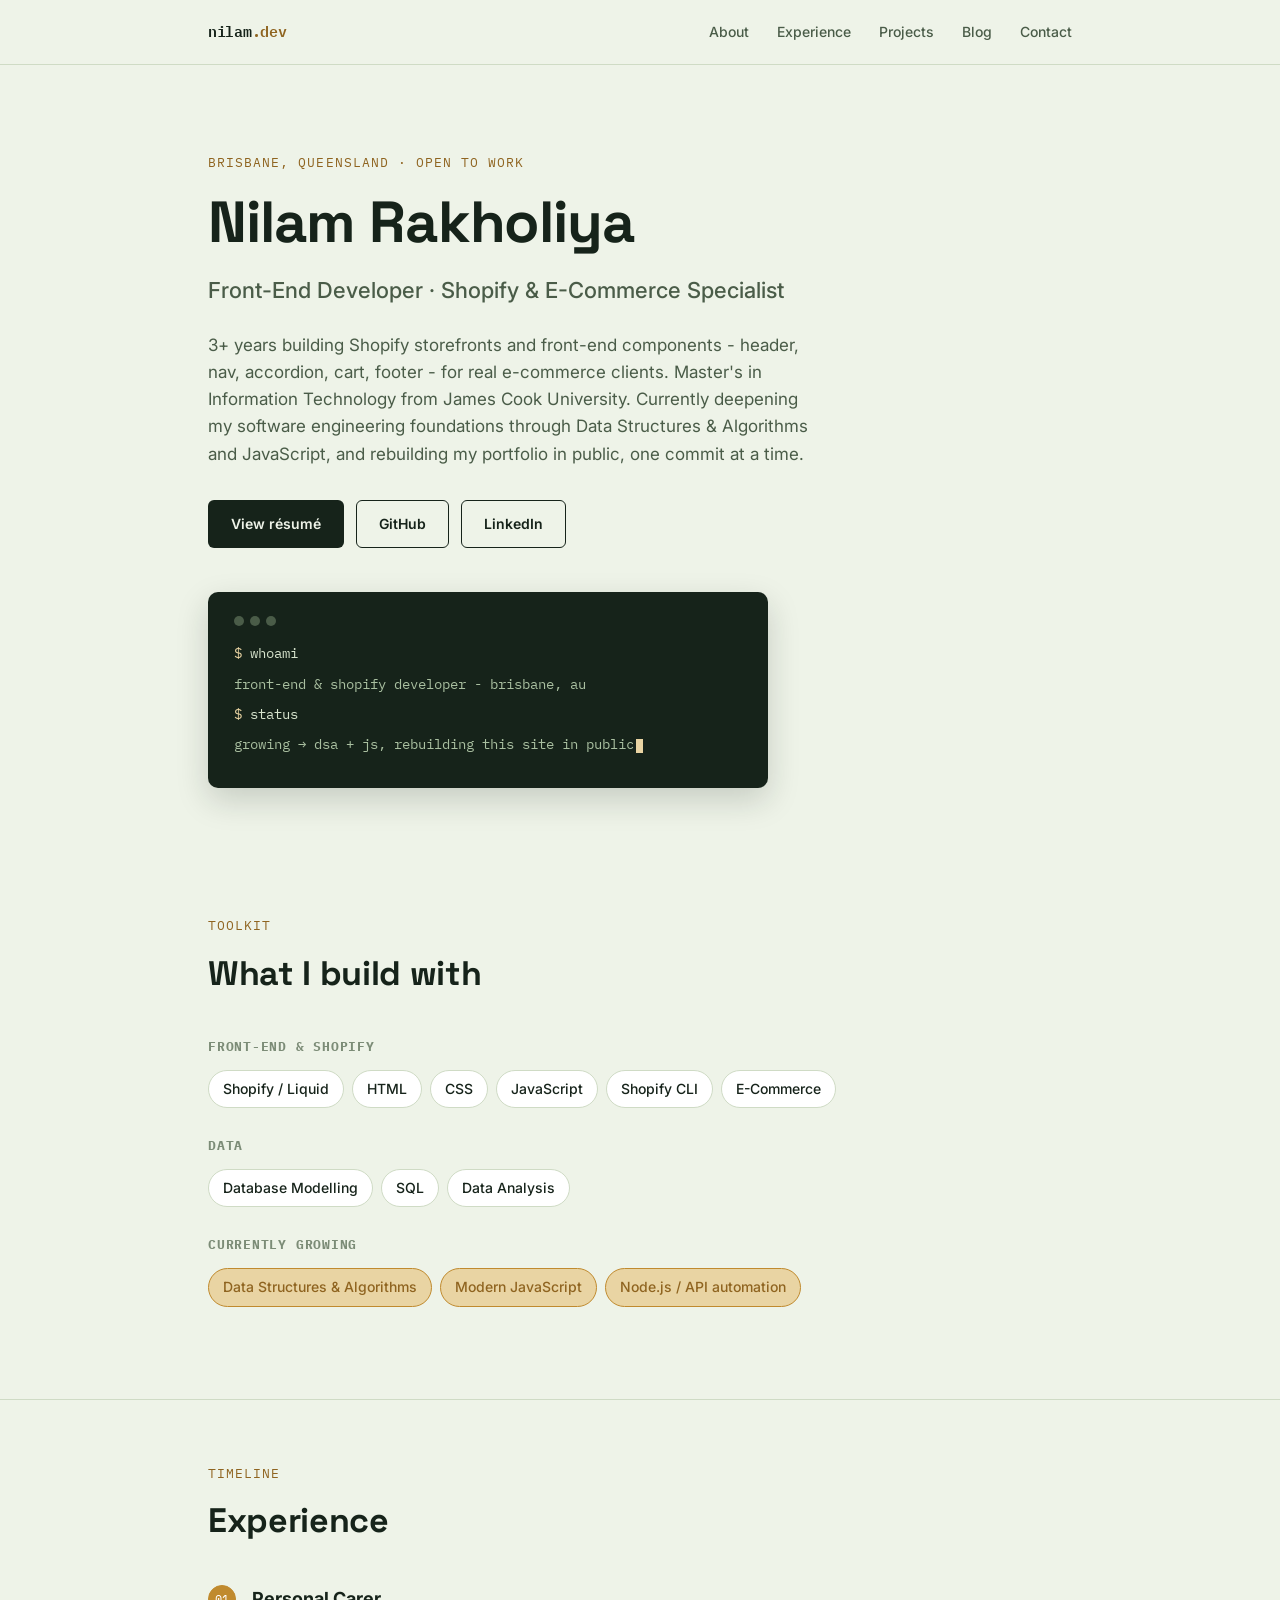
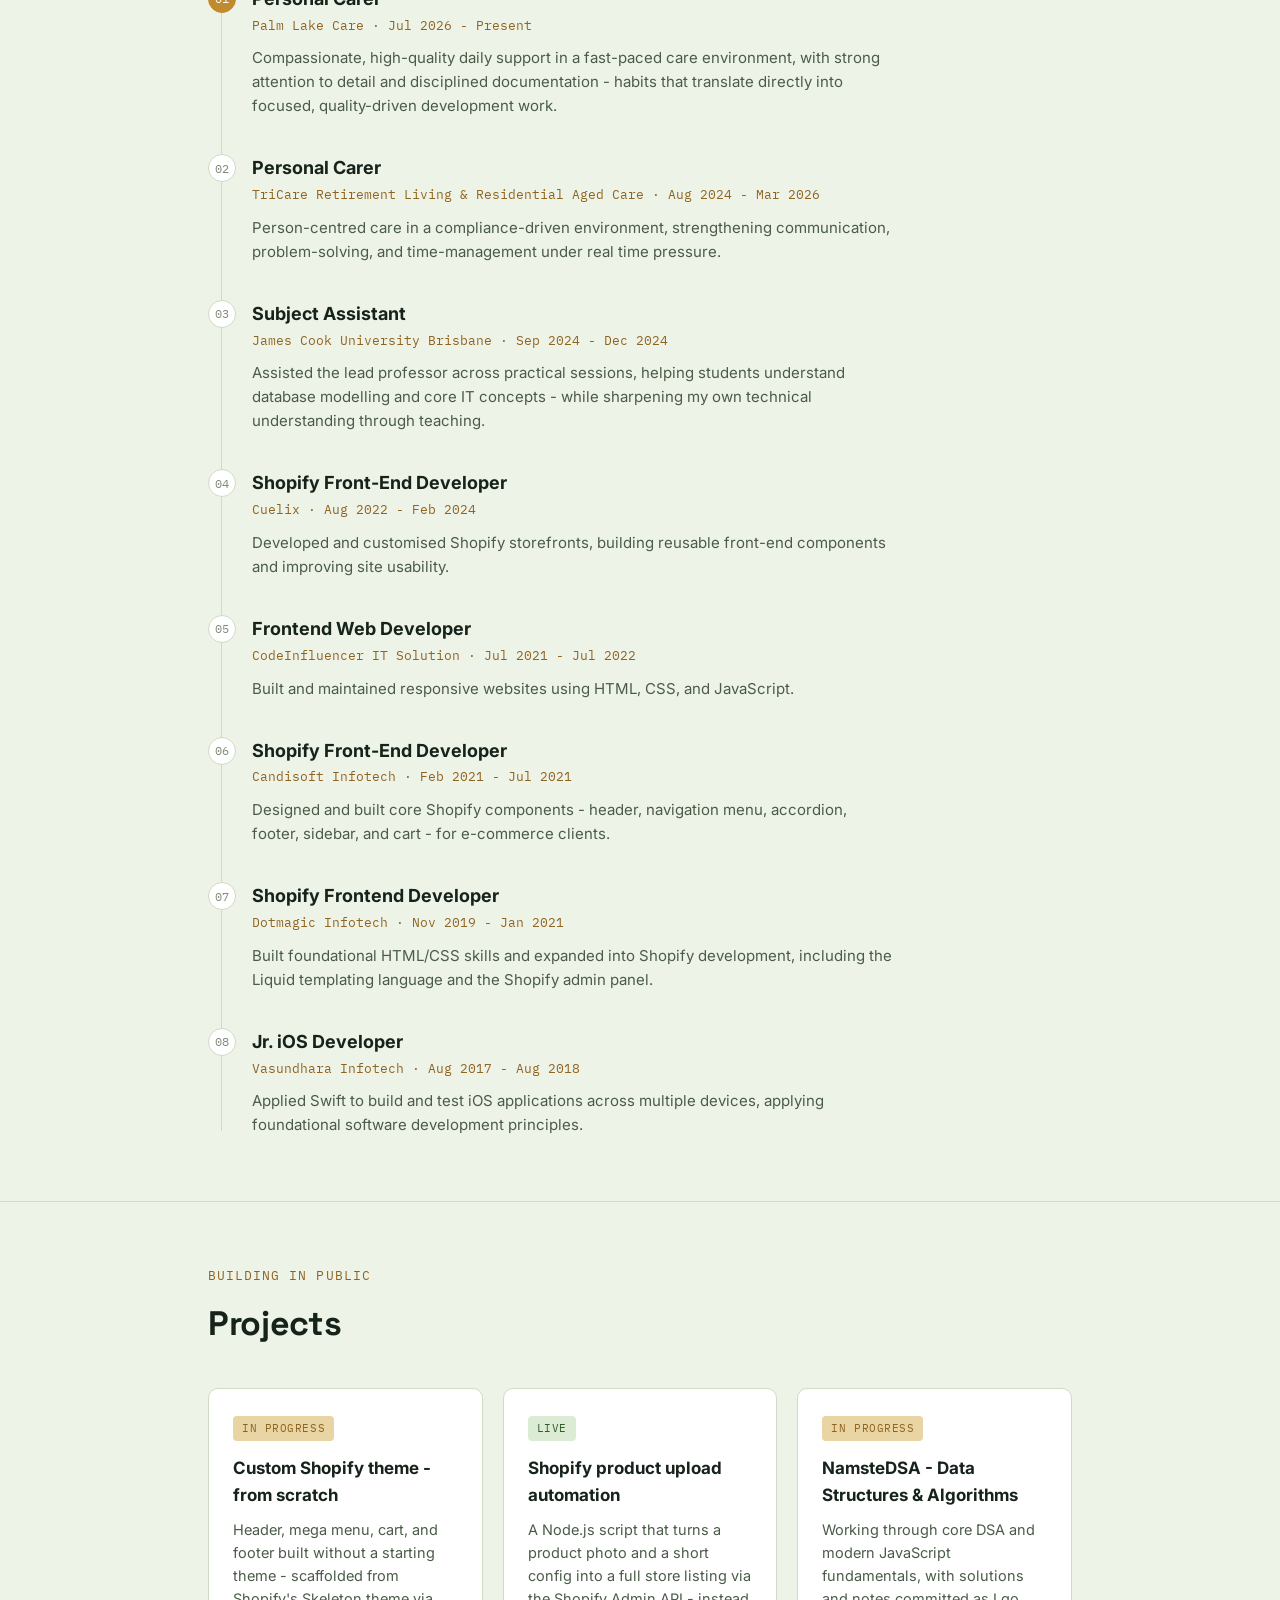
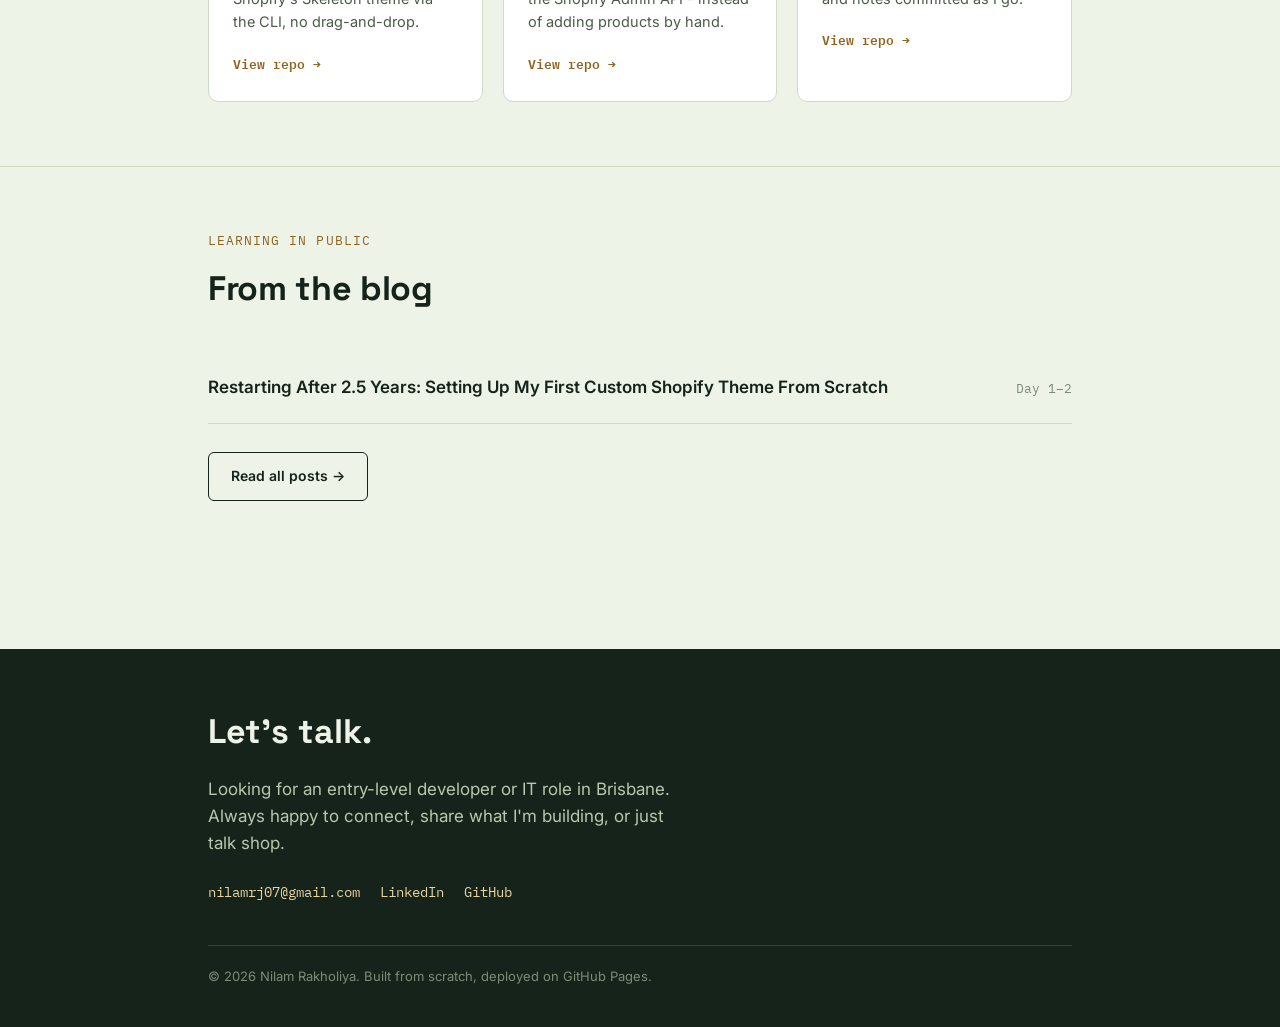
<file: index.html>
<!DOCTYPE html>
<html lang="en">
<head>
<meta charset="UTF-8">
<meta name="viewport" content="width=device-width, initial-scale=1.0">
<title>Nilam Rakholiya - Front-End &amp; Shopify Developer</title>
<meta name="description" content="Front-end &amp; Shopify developer in Brisbane, building e-commerce experiences and learning in public.">
<link rel="preconnect" href="https://fonts.googleapis.com">
<link rel="preconnect" href="https://fonts.gstatic.com" crossorigin>
<link href="https://fonts.googleapis.com/css2?family=Space+Grotesk:wght@500;700&family=IBM+Plex+Mono:wght@400;500;600&family=Inter:wght@400;500;600;700&display=swap" rel="stylesheet">
<link rel="icon" type="image/x-icon" href="assets/images/favicon.png">
<link rel="stylesheet" href="styles.css">
</head>
<body>
<header>
<nav class="site-nav">
  <div class="wrap">
    <a href="#top" class="nav-brand">nilam<span>.dev</span></a>
    <ul class="nav-links">
      <li><a href="#about">About</a></li>
      <li><a href="#experience">Experience</a></li>
      <li><a href="#projects">Projects</a></li>
      <li><a href="blog/index.html">Blog</a></li>
      <li><a href="#contact">Contact</a></li>
    </ul>
    <button class="nav-toggle" aria-label="Toggle menu">☰</button>
  </div>
</nav>
</header>
<main>

<section class="hero" id="top">
  <div class="wrap">
    <p class="eyebrow">Brisbane, Queensland · Open to work</p>
    <h1>Nilam Rakholiya</h1>
    <p class="role">Front-End Developer · Shopify &amp; E-Commerce Specialist</p>
    <p class="bio">
      3+ years building Shopify storefronts and front-end components -
      header, nav, accordion, cart, footer - for real e-commerce clients.
      Master's in Information Technology from James Cook University.
      Currently deepening my software engineering foundations through
      Data Structures &amp; Algorithms and JavaScript, and rebuilding my
      portfolio in public, one commit at a time.
    </p>
    <div class="btn-row">
      <a class="btn btn-primary" href="assets/resume/nilam-rakholiya-resume.pdf" target="_blank" rel="noopener">View résumé</a>
      <a class="btn btn-outline" href="https://github.com/Nilamjr" target="_blank" rel="noopener">GitHub</a>
      <a class="btn btn-outline" href="https://www.linkedin.com/in/nilamrakholiya" target="_blank" rel="noopener">LinkedIn</a>
    </div>

    <div class="terminal">
      <div class="dots"><span></span><span></span><span></span></div>
      <p class="line"><span class="prompt">$</span> whoami</p>
      <p class="line out">front-end &amp; shopify developer - brisbane, au</p>
      <p class="line"><span class="prompt">$</span> status</p>
      <p class="line out">growing → dsa + js, rebuilding this site in public<span class="cursor"></span></p>
    </div>
  </div>
</section>

<section id="about">
  <div class="wrap">
    <div class="section-head">
      <p class="eyebrow">Toolkit</p>
      <h2>What I build with</h2>
    </div>

    <div class="toolkit-group">
      <h3>Front-end &amp; Shopify</h3>
      <div class="pills">
        <span class="pill">Shopify / Liquid</span>
        <span class="pill">HTML</span>
        <span class="pill">CSS</span>
        <span class="pill">JavaScript</span>
        <span class="pill">Shopify CLI</span>
        <span class="pill">E-Commerce</span>
      </div>
    </div>

    <div class="toolkit-group">
      <h3>Data</h3>
      <div class="pills">
        <span class="pill">Database Modelling</span>
        <span class="pill">SQL</span>
        <span class="pill">Data Analysis</span>
      </div>
    </div>

    <div class="toolkit-group">
      <h3>Currently growing</h3>
      <div class="pills">
        <span class="pill growing">Data Structures &amp; Algorithms</span>
        <span class="pill growing">Modern JavaScript</span>
        <span class="pill growing">Node.js / API automation</span>
      </div>
    </div>
  </div>
</section>

<hr class="divider">

<section id="experience">
  <div class="wrap">
    <div class="section-head">
      <p class="eyebrow">Timeline</p>
      <h2>Experience</h2>
    </div>

    <div class="timeline">
      <div class="timeline-item current">
        <div class="num">01</div>
        <h3>Personal Carer</h3>
        <p class="meta">Palm Lake Care · Jul 2026 - Present</p>
        <p>Compassionate, high-quality daily support in a fast-paced care environment, with strong attention to detail and disciplined documentation - habits that translate directly into focused, quality-driven development work.</p>
      </div>

      <div class="timeline-item">
        <div class="num">02</div>
        <h3>Personal Carer</h3>
        <p class="meta">TriCare Retirement Living &amp; Residential Aged Care · Aug 2024 - Mar 2026</p>
        <p>Person-centred care in a compliance-driven environment, strengthening communication, problem-solving, and time-management under real time pressure.</p>
      </div>

      <div class="timeline-item">
        <div class="num">03</div>
        <h3>Subject Assistant</h3>
        <p class="meta">James Cook University Brisbane · Sep 2024 - Dec 2024</p>
        <p>Assisted the lead professor across practical sessions, helping students understand database modelling and core IT concepts - while sharpening my own technical understanding through teaching.</p>
      </div>

      <div class="timeline-item">
        <div class="num">04</div>
        <h3>Shopify Front-End Developer</h3>
        <p class="meta">Cuelix · Aug 2022 - Feb 2024</p>
        <p>Developed and customised Shopify storefronts, building reusable front-end components and improving site usability.</p>
      </div>

      <div class="timeline-item">
        <div class="num">05</div>
        <h3>Frontend Web Developer</h3>
        <p class="meta">CodeInfluencer IT Solution · Jul 2021 - Jul 2022</p>
        <p>Built and maintained responsive websites using HTML, CSS, and JavaScript.</p>
      </div>

      <div class="timeline-item">
        <div class="num">06</div>
        <h3>Shopify Front-End Developer</h3>
        <p class="meta">Candisoft Infotech · Feb 2021 - Jul 2021</p>
        <p>Designed and built core Shopify components - header, navigation menu, accordion, footer, sidebar, and cart - for e-commerce clients.</p>
      </div>

      <div class="timeline-item">
        <div class="num">07</div>
        <h3>Shopify Frontend Developer</h3>
        <p class="meta">Dotmagic Infotech · Nov 2019 - Jan 2021</p>
        <p>Built foundational HTML/CSS skills and expanded into Shopify development, including the Liquid templating language and the Shopify admin panel.</p>
      </div>

      <div class="timeline-item">
        <div class="num">08</div>
        <h3>Jr. iOS Developer</h3>
        <p class="meta">Vasundhara Infotech · Aug 2017 - Aug 2018</p>
        <p>Applied Swift to build and test iOS applications across multiple devices, applying foundational software development principles.</p>
      </div>
    </div>
  </div>
</section>

<hr class="divider">

<section id="projects">
  <div class="wrap">
    <div class="section-head">
      <p class="eyebrow">Building in public</p>
      <h2>Projects</h2>
    </div>

    <div class="card-grid">
      <div class="card">
        <span class="status progress">In progress</span>
        <h3>Custom Shopify theme - from scratch</h3>
        <p>Header, mega menu, cart, and footer built without a starting theme - scaffolded from Shopify's Skeleton theme via the CLI, no drag-and-drop.</p>
        <a class="repo-link" href="https://github.com/Nilamjr/my-custom-theme" target="_blank" rel="noopener">View repo →</a>
      </div>

      <div class="card">
        <span class="status live">Live</span>
        <h3>Shopify product upload automation</h3>
        <p>A Node.js script that turns a product photo and a short config into a full store listing via the Shopify Admin API - instead of adding products by hand.</p>
        <a class="repo-link" href="https://github.com/Nilamjr/shopify-product-automation" target="_blank" rel="noopener">View repo →</a>
      </div>

      <div class="card">
        <span class="status progress">In progress</span>
        <h3>NamsteDSA - Data Structures &amp; Algorithms</h3>
        <p>Working through core DSA and modern JavaScript fundamentals, with solutions and notes committed as I go.</p>
        <a class="repo-link" href="https://github.com/Nilamjr/namsteDSA" target="_blank" rel="noopener">View repo →</a>
      </div>
    </div>
  </div>
</section>

<hr class="divider">

<section id="blog-preview">
  <div class="wrap">
    <div class="section-head">
      <p class="eyebrow">Learning in public</p>
      <h2>From the blog</h2>
    </div>

    <div class="post-list">
      <a class="post-row" href="blog/day-1-2-shopify-theme-setup.html">
        <span class="post-title">Restarting After 2.5 Years: Setting Up My First Custom Shopify Theme From Scratch</span>
        <span class="post-date">Day 1–2</span>
      </a>
    </div>

    <div class="btn-row" style="margin-top: 28px;">
      <a class="btn btn-outline" href="blog/index.html">Read all posts →</a>
    </div>
  </div>
</section>

</main>

<footer id="contact">
  <div class="wrap">
    <h2>Let's talk.</h2>
    <p>Looking for an entry-level developer or IT role in Brisbane. Always happy to connect, share what I'm building, or just talk shop.</p>
    <div class="footer-links">
      <a href="mailto:nilamrj07@gmail.com">nilamrj07@gmail.com</a>
      <a href="https://www.linkedin.com/in/nilamrakholiya" target="_blank" rel="noopener">LinkedIn</a>
      <a href="https://github.com/Nilamjr" target="_blank" rel="noopener">GitHub</a>
    </div>
    <div class="footer-bottom">© 2026 Nilam Rakholiya. Built from scratch, deployed on GitHub Pages.</div>
  </div>
</footer>


<script src="script.js"></script>
</body>
</html>
</file>
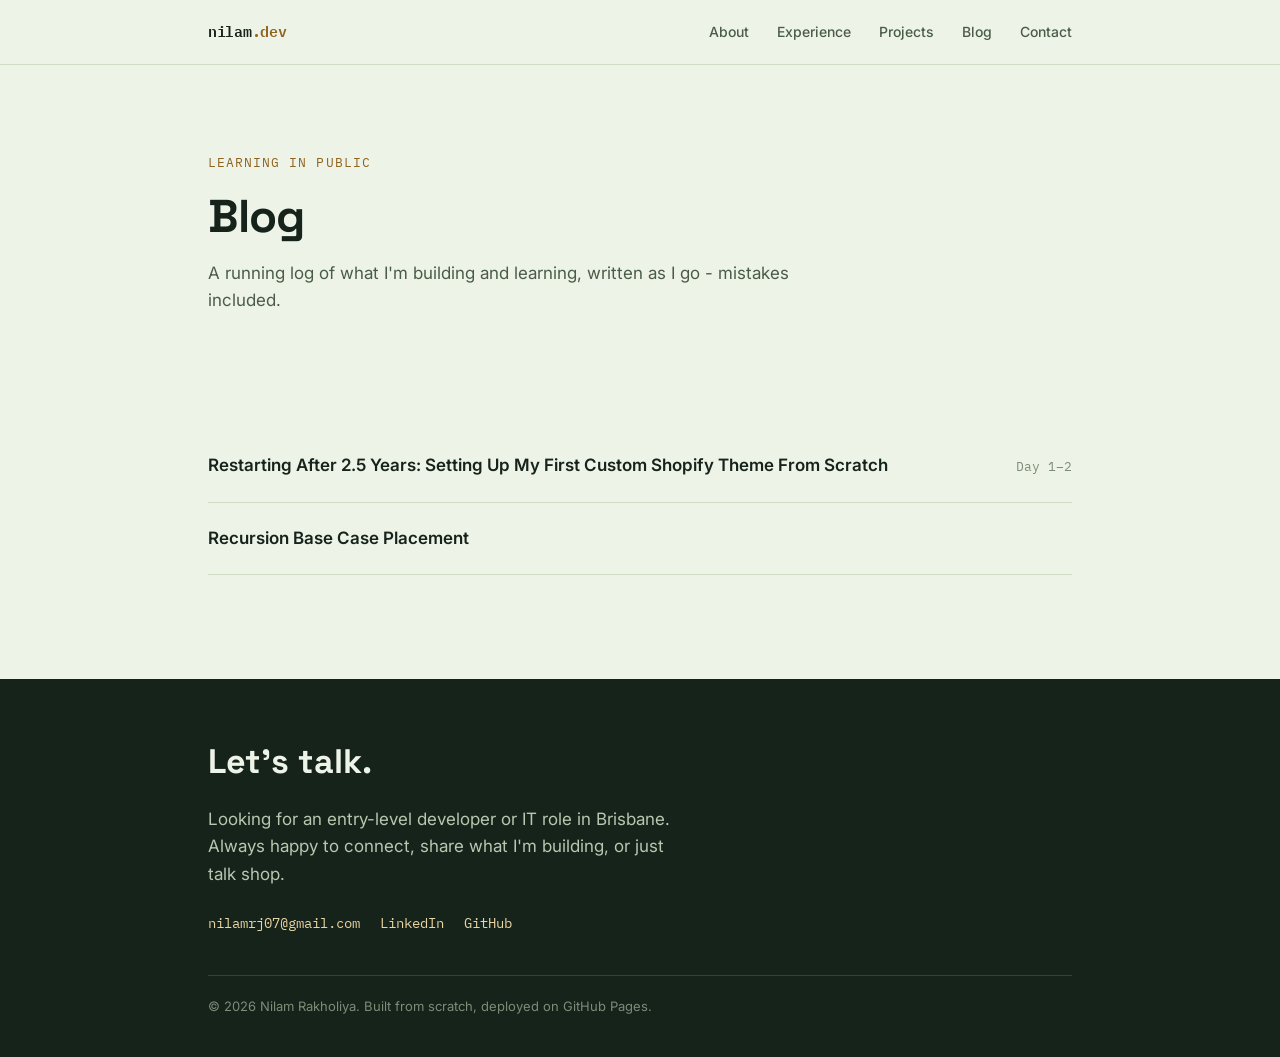
<file: blog/index.html>
<!DOCTYPE html>
<html lang="en">
<head>
<meta charset="UTF-8">
<meta name="viewport" content="width=device-width, initial-scale=1.0">
<title>Blog - Nilam Rakholiya</title>
<link rel="preconnect" href="https://fonts.googleapis.com">
<link rel="preconnect" href="https://fonts.gstatic.com" crossorigin>
<link href="https://fonts.googleapis.com/css2?family=Space+Grotesk:wght@500;700&family=IBM+Plex+Mono:wght@400;500;600&family=Inter:wght@400;500;600;700&display=swap" rel="stylesheet">
<link rel="icon" type="image/x-icon" href="assets/images/me.png">
<link rel="stylesheet" href="../styles.css">
</head>
<body>
  
<nav class="site-nav">
  <div class="wrap">
    <a href="../index.html" class="nav-brand">nilam<span>.dev</span></a>
    <ul class="nav-links">
      <li><a href="../index.html#about">About</a></li>
      <li><a href="../index.html#experience">Experience</a></li>
      <li><a href="../index.html#projects">Projects</a></li>
      <li><a href="index.html">Blog</a></li>
      <li><a href="../index.html#contact">Contact</a></li>
    </ul>
    <button class="nav-toggle" aria-label="Toggle menu">☰</button>
  </div>
</nav>

<header class="hero" style="padding-bottom: 20px;">
  <div class="wrap">
    <p class="eyebrow">Learning in public</p>
    <h1 style="font-size: clamp(32px, 5vw, 46px);">Blog</h1>
    <p class="bio">A running log of what I'm building and learning, written as I go - mistakes included.</p>
  </div>
</header>

<section>
  <div class="wrap">
    <div class="post-list">
      <a class="post-row" href="day-1-2-shopify-theme-setup.html">
        <span class="post-title">Restarting After 2.5 Years: Setting Up My First Custom Shopify Theme From Scratch</span>
        <span class="post-date">Day 1–2</span>
      </a>
      
      <a class="post-row" href="recursion-base-case-placement.html">
        <span class="post-title">Recursion Base Case Placement</span>
        <span class="post-date"></span>
      </a>
     
    </div>
  </div>
</section>

<footer id="contact">
  <div class="wrap">
    <h2>Let's talk.</h2>
    <p>Looking for an entry-level developer or IT role in Brisbane. Always happy to connect, share what I'm building, or just talk shop.</p>
    <div class="footer-links">
      <a href="mailto:nilamrj07@gmail.com">nilamrj07@gmail.com</a>
      <a href="https://www.linkedin.com/in/nilamrakholiya" target="_blank" rel="noopener">LinkedIn</a>
      <a href="https://github.com/Nilamjr" target="_blank" rel="noopener">GitHub</a>
    </div>
    <div class="footer-bottom">© 2026 Nilam Rakholiya. Built from scratch, deployed on GitHub Pages.</div>
  </div>
</footer>

<script src="../script.js"></script>
</body>
</html>
</file>
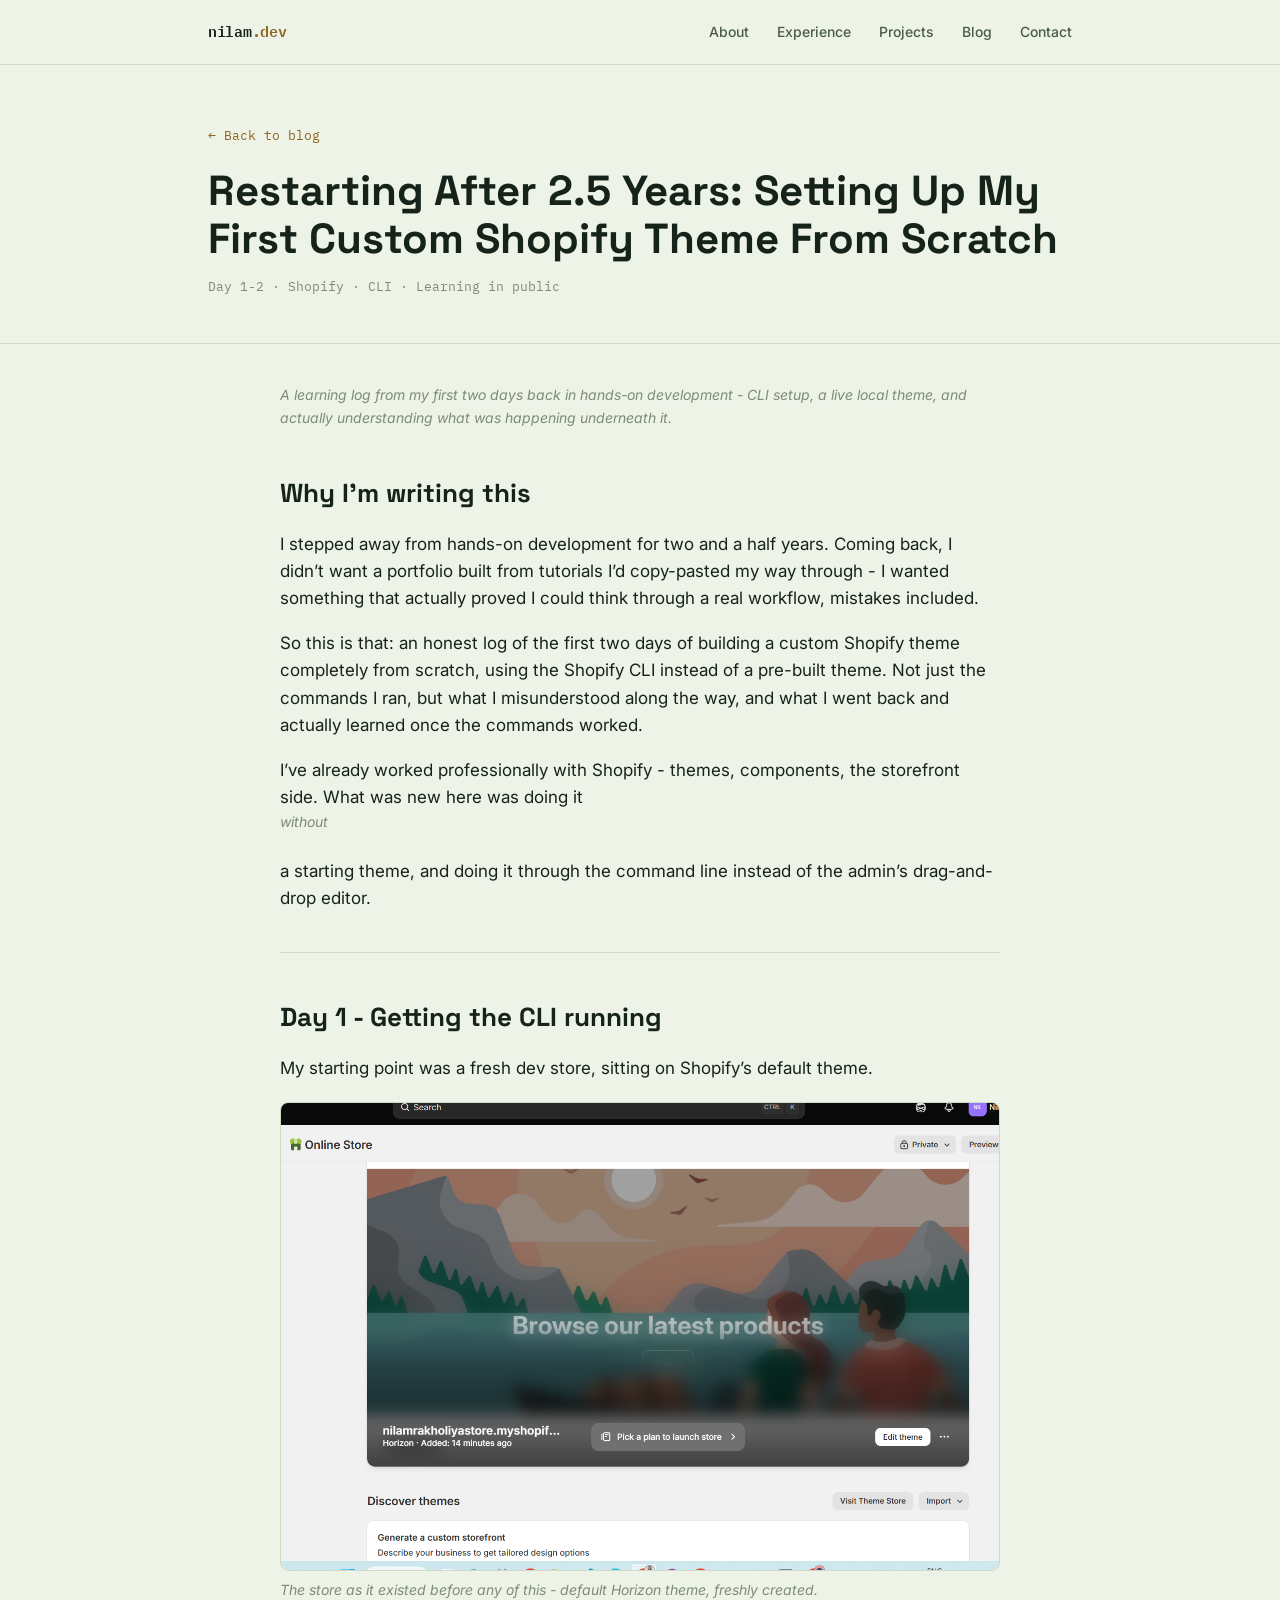
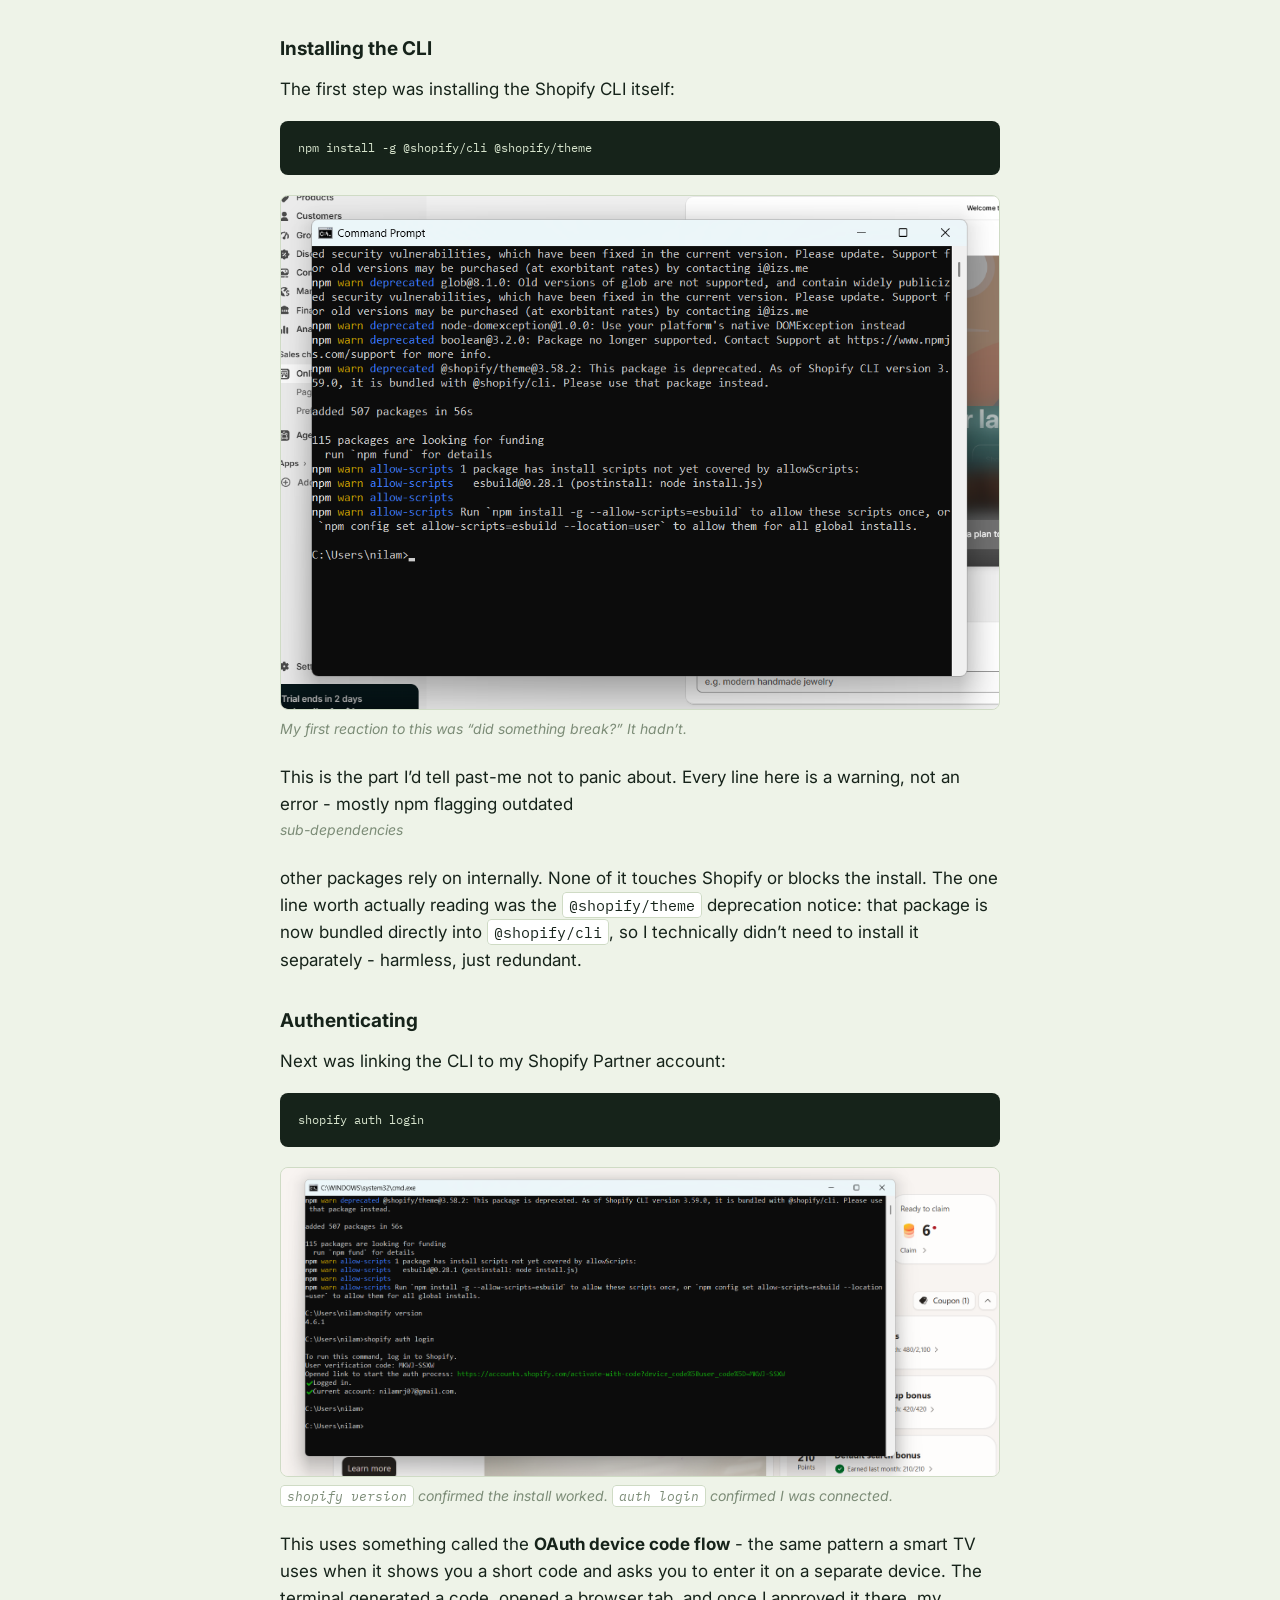
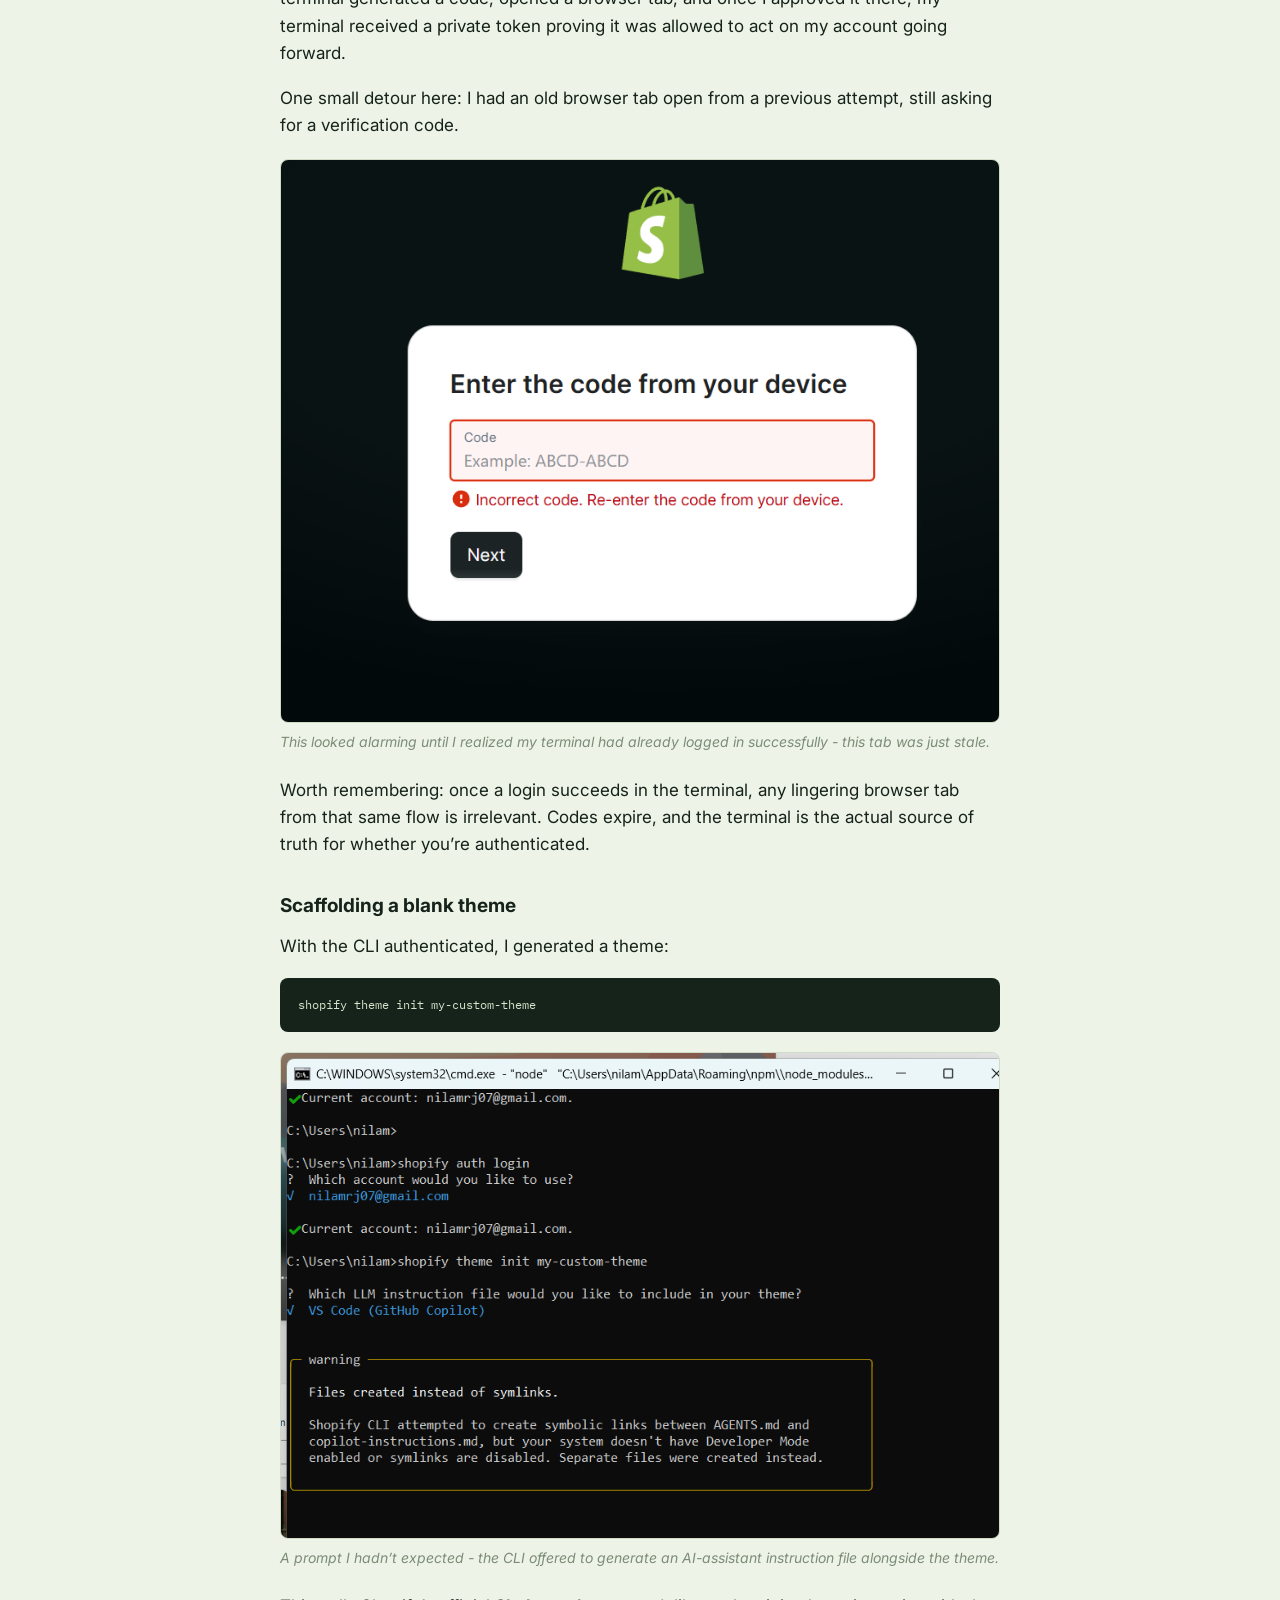
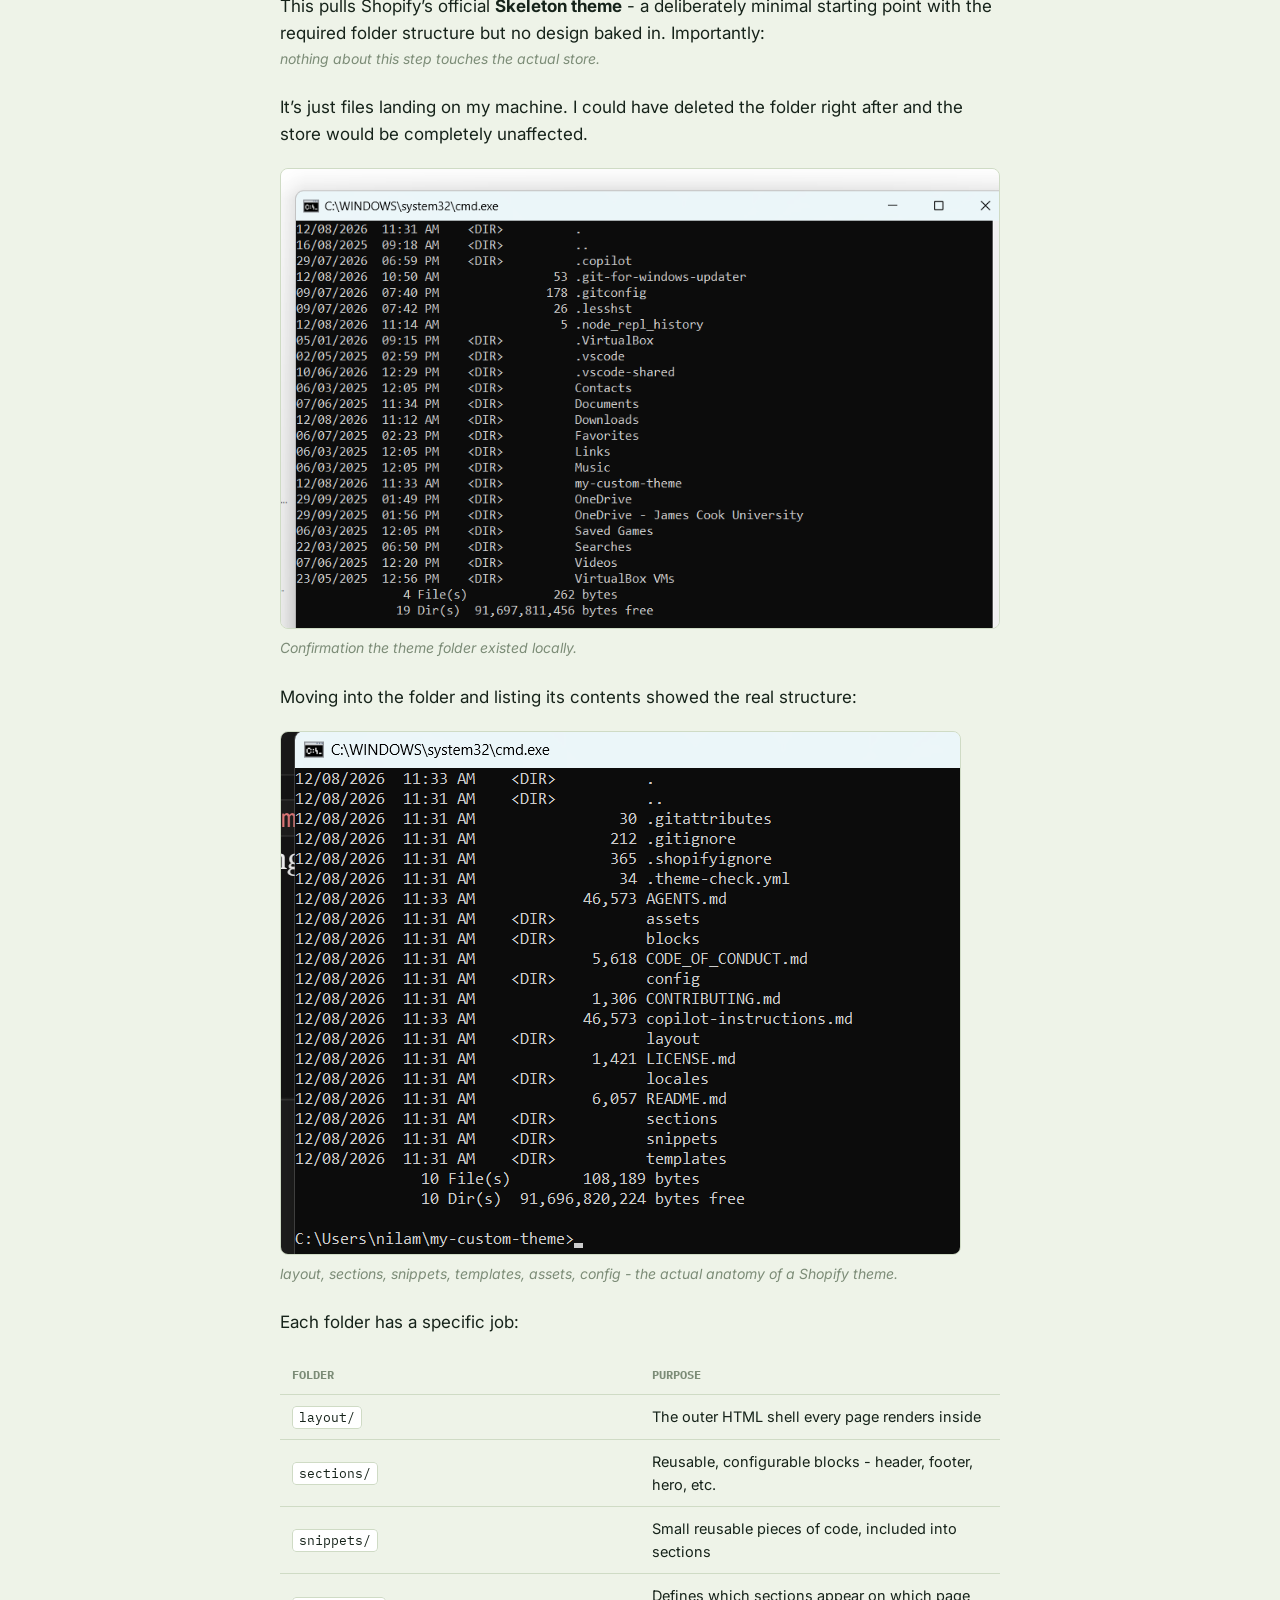
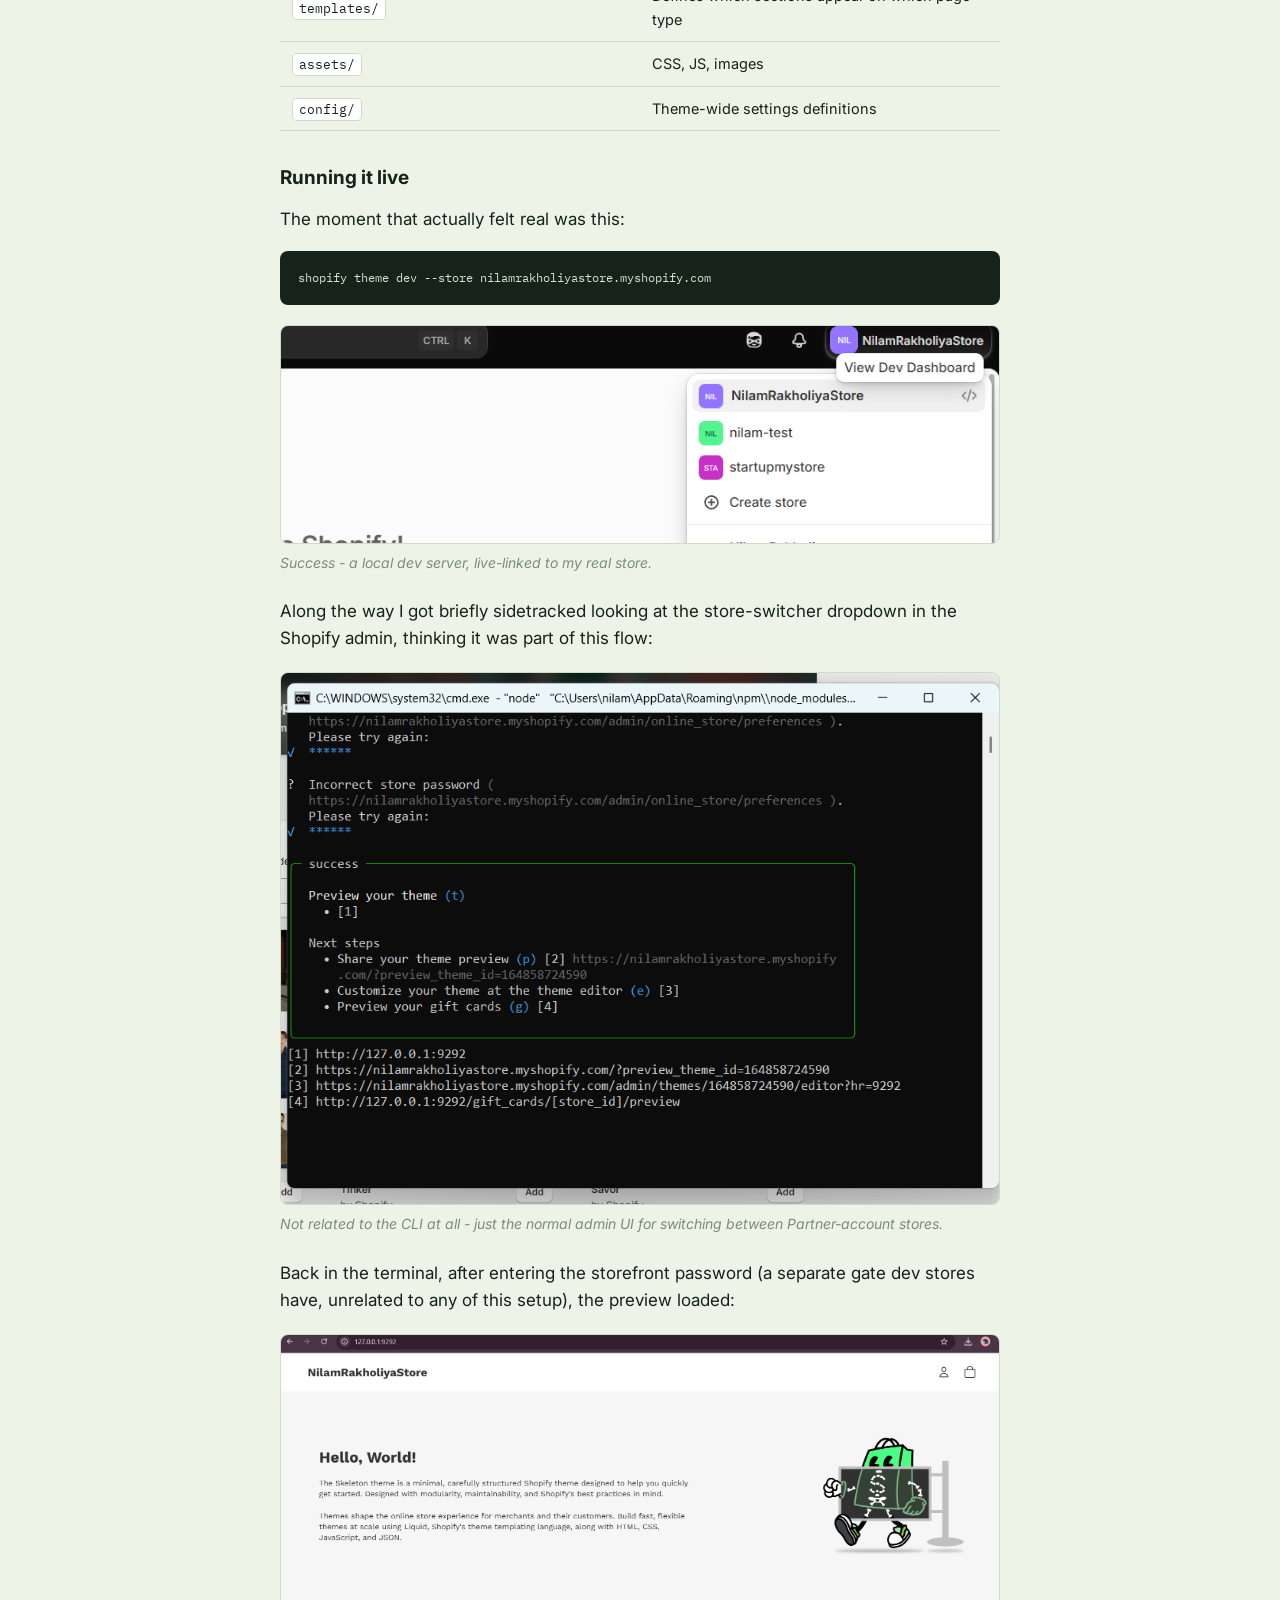
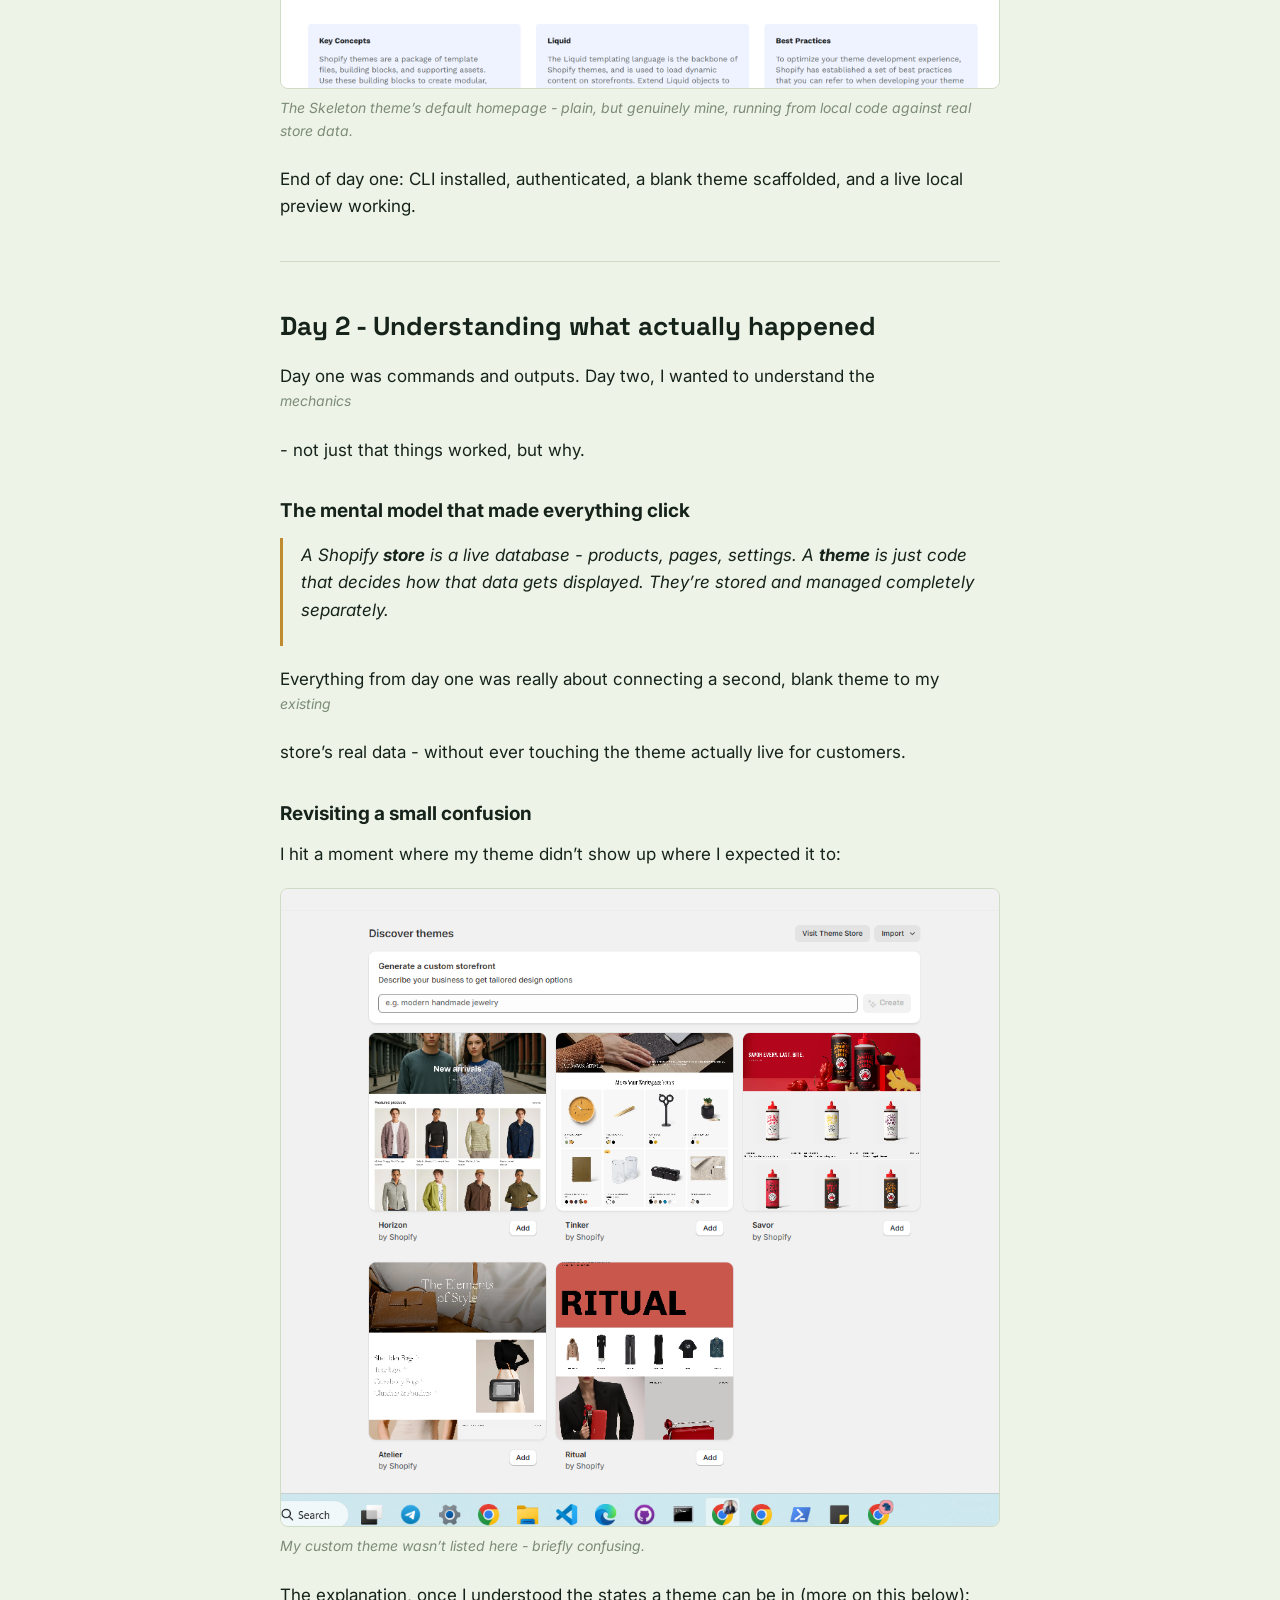
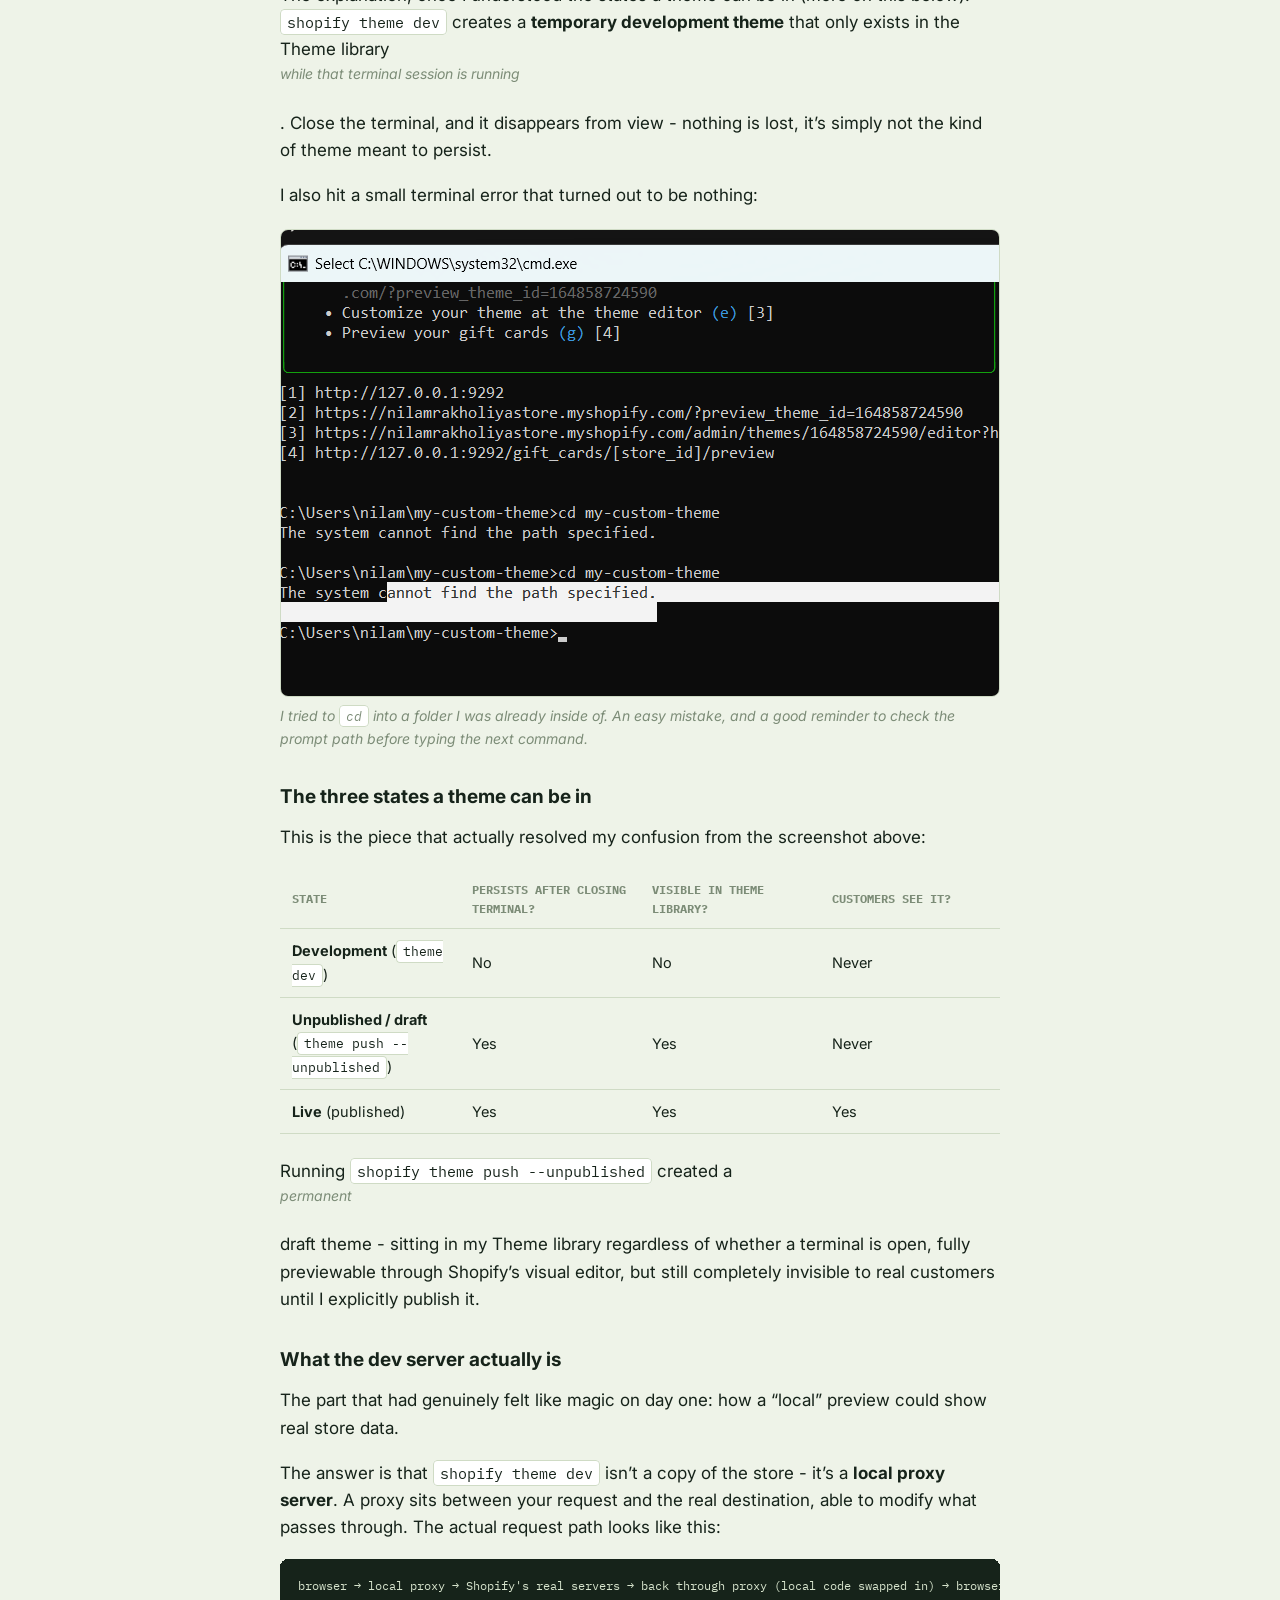
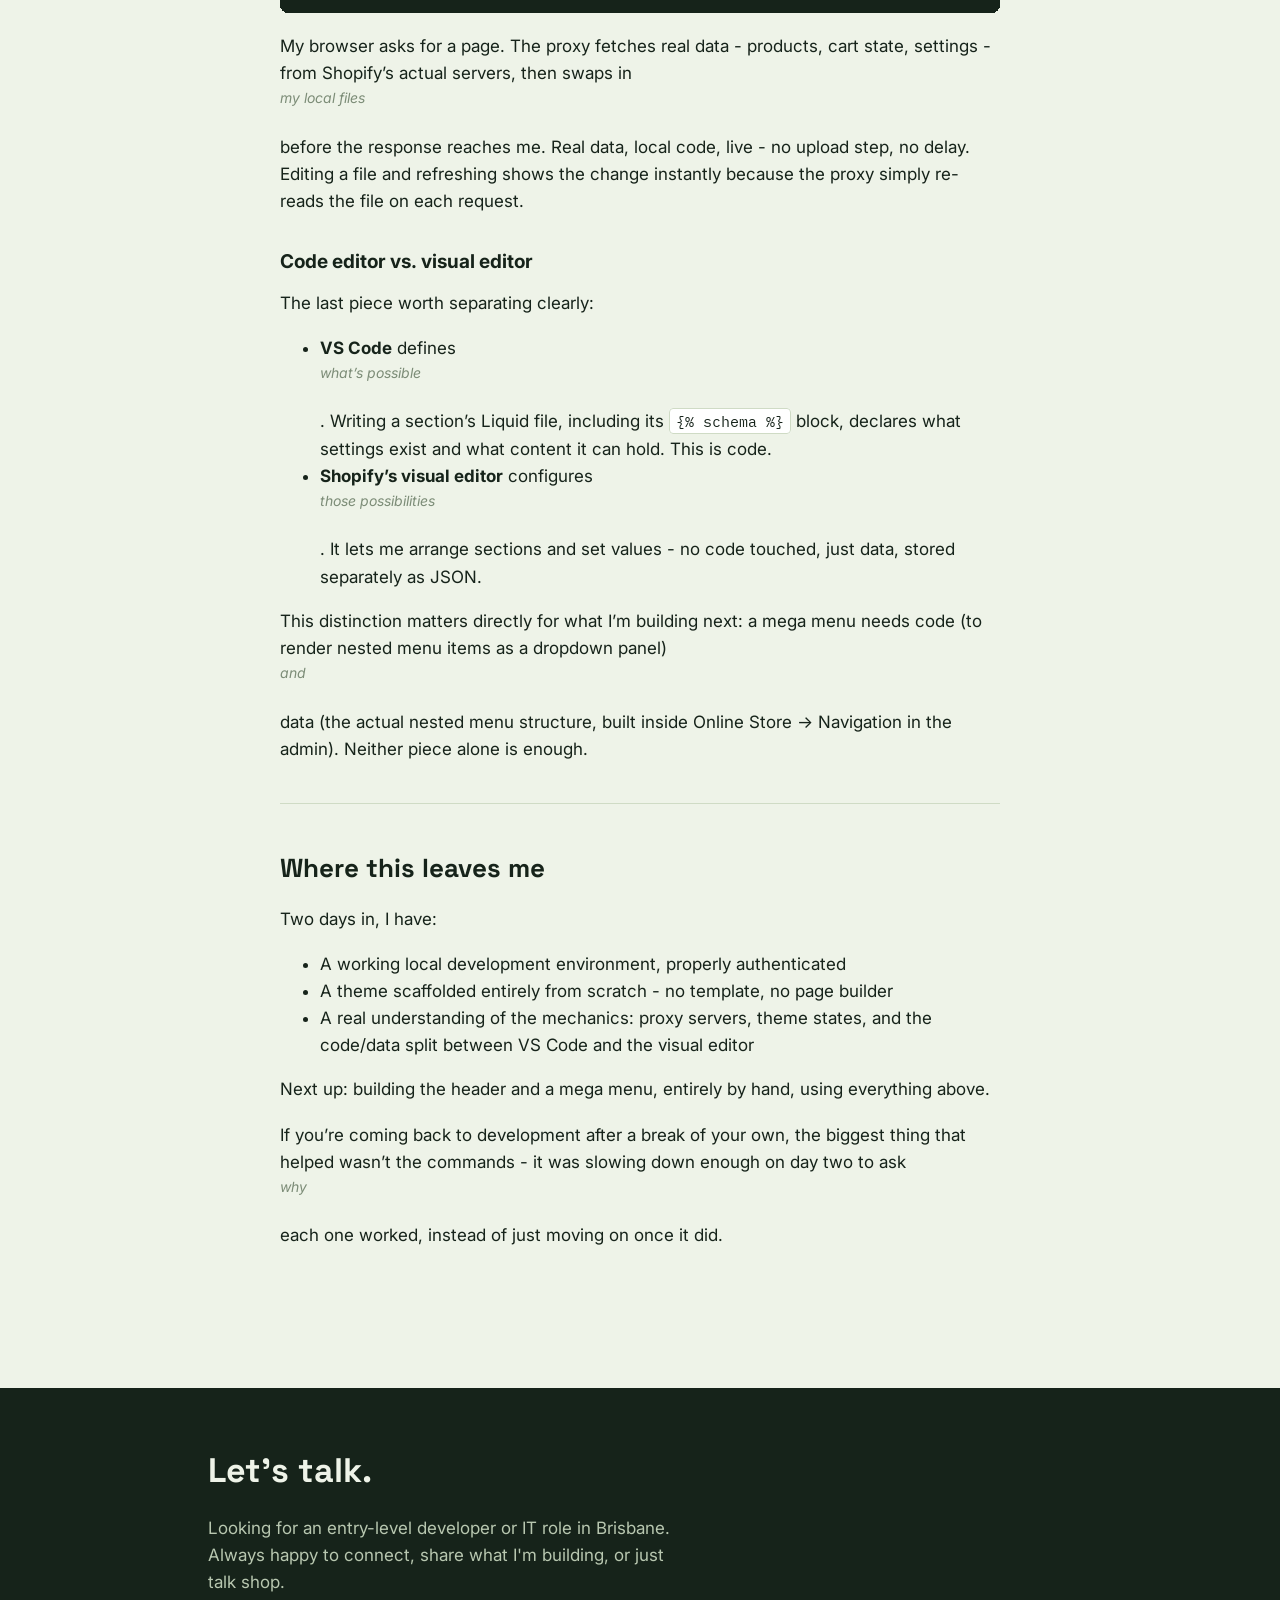
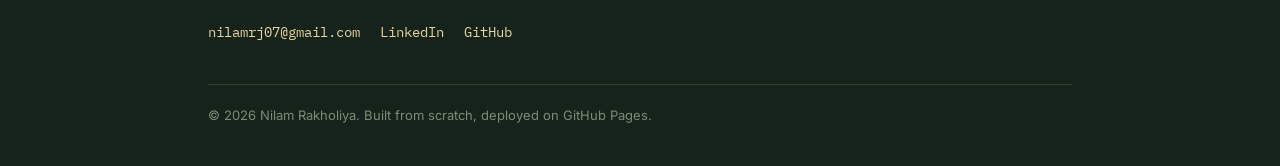
<file: blog/day-1-2-shopify-theme-setup.html>
<!DOCTYPE html>
<html lang="en">
<head>
<meta charset="UTF-8">
<meta name="viewport" content="width=device-width, initial-scale=1.0">
<title>Restarting After 2.5 Years: Setting Up My First Custom Shopify Theme From Scratch - Nilam Rakholiya</title>
<link rel="preconnect" href="https://fonts.googleapis.com">
<link rel="preconnect" href="https://fonts.gstatic.com" crossorigin>
<link href="https://fonts.googleapis.com/css2?family=Space+Grotesk:wght@500;700&family=IBM+Plex+Mono:wght@400;500;600&family=Inter:wght@400;500;600;700&display=swap" rel="stylesheet">
<link rel="stylesheet" href="../styles.css">
</head>
<body>

<nav class="site-nav">
  <div class="wrap">
    <a href="../index.html" class="nav-brand">nilam<span>.dev</span></a>
    <ul class="nav-links">
      <li><a href="../index.html#about">About</a></li>
      <li><a href="../index.html#experience">Experience</a></li>
      <li><a href="../index.html#projects">Projects</a></li>
      <li><a href="index.html">Blog</a></li>
      <li><a href="../index.html#contact">Contact</a></li>
    </ul>
    <button class="nav-toggle" aria-label="Toggle menu">☰</button>
  </div>
</nav>

<header class="post-header">
  <div class="wrap">
    <a class="back-link" href="index.html">← Back to blog</a>
    <h1>Restarting After 2.5 Years: Setting Up My First Custom Shopify Theme From Scratch</h1>
    <p class="post-meta">Day 1-2 · Shopify · CLI · Learning in public</p>
  </div>
</header>

<article class="post-body wrap">
<p><em>A learning log from my first two days back in hands-on development - CLI setup, a live local theme, and actually understanding what was happening underneath it.</em></p>
<h2 id="why-im-writing-this">Why I’m writing this</h2>
<p>I stepped away from hands-on development for two and a half years. Coming back, I didn’t want a portfolio built from tutorials I’d copy-pasted my way through - I wanted something that actually proved I could think through a real workflow, mistakes included.</p>
<p>So this is that: an honest log of the first two days of building a custom Shopify theme completely from scratch, using the Shopify CLI instead of a pre-built theme. Not just the commands I ran, but what I misunderstood along the way, and what I went back and actually learned once the commands worked.</p>
<p>I’ve already worked professionally with Shopify - themes, components, the storefront side. What was new here was doing it <em>without</em> a starting theme, and doing it through the command line instead of the admin’s drag-and-drop editor.</p>
<hr />
<h2 id="day-1-getting-the-cli-running">Day 1 - Getting the CLI running</h2>
<p>My starting point was a fresh dev store, sitting on Shopify’s default theme.</p>
<p><img src="../assets/images/01-online-store-admin.png" alt="Shopify Online Store admin showing the default Horizon theme" /> <em>The store as it existed before any of this - default Horizon theme, freshly created.</em></p>
<h3 id="installing-the-cli">Installing the CLI</h3>
<p>The first step was installing the Shopify CLI itself:</p>
<pre><code>npm install -g @shopify/cli @shopify/theme</code></pre>
<p><img src="../assets/images/02-cli-install-terminal.png" alt="Terminal output showing npm install with deprecation warnings" /> <em>My first reaction to this was “did something break?” It hadn’t.</em></p>
<p>This is the part I’d tell past-me not to panic about. Every line here is a warning, not an error - mostly npm flagging outdated <em>sub-dependencies</em> other packages rely on internally. None of it touches Shopify or blocks the install. The one line worth actually reading was the 
  <code>@shopify/theme</code> deprecation notice: that package is now bundled directly into <code>@shopify/cli</code>, so I technically didn’t need to install it separately - harmless, just redundant.</p>
<h3 id="authenticating">Authenticating</h3>
<p>Next was linking the CLI to my Shopify Partner account:</p>
<pre><code>shopify auth login</code></pre>
<p><img src="../assets/images/03-cli-version-and-login.png" alt="Terminal showing shopify version output and successful login" /> <em><code>shopify version</code> confirmed the install worked. <code>auth login</code> confirmed I was connected.</em></p>
<p>This uses something called the <strong>OAuth device code flow</strong> - the same pattern a smart TV uses when it shows you a short code and asks you to enter it on a separate device. The terminal generated a code, opened a browser tab, and once I approved it there, my terminal received a private token proving it was allowed to act on my account going forward.</p>
<p>One small detour here: I had an old browser tab open from a previous attempt, still asking for a verification code.</p>
<p><img src="../assets/images/04-stale-login-code-page.png" alt="Shopify login page showing an incorrect code error" /> <em>This looked alarming until I realized my terminal had already logged in successfully - this tab was just stale.</em></p>
<p>Worth remembering: once a login succeeds in the terminal, any lingering browser tab from that same flow is irrelevant. Codes expire, and the terminal is the actual source of truth for whether you’re authenticated.</p>
<h3 id="scaffolding-a-blank-theme">Scaffolding a blank theme</h3>
<p>With the CLI authenticated, I generated a theme:</p>
<pre><code>shopify theme init my-custom-theme</code></pre>
<p><img src="../assets/images/05-theme-init-llm-prompt.png" alt="Terminal prompt asking which LLM instruction file to include" /> <em>A prompt I hadn’t expected - the CLI offered to generate an AI-assistant instruction file alongside the theme.</em></p>
<p>This pulls Shopify’s official <strong>Skeleton theme</strong> - a deliberately minimal starting point with the required folder structure but no design baked in. Importantly: <em>nothing about this step touches the actual store.</em> It’s just files landing on my machine. I could have deleted the folder right after and the store would be completely unaffected.</p>
<p><img src="../assets/images/06-theme-folder-created.png" alt="Directory listing showing the my-custom-theme folder created" /> <em>Confirmation the theme folder existed locally.</em></p>
<p>Moving into the folder and listing its contents showed the real structure:</p>
<p><img src="../assets/images/07-skeleton-theme-structure.png" alt="Directory listing of the Skeleton theme’s folders and files" /> <em>layout, sections, snippets, templates, assets, config - the actual anatomy of a Shopify theme.</em></p>
<p>Each folder has a specific job:</p>
<table>
<colgroup>
<col style="width: 50%" />
<col style="width: 50%" />
</colgroup>
<thead>
<tr class="header">
<th>Folder</th>
<th>Purpose</th>
</tr>
</thead>
<tbody>
<tr class="odd">
<td><code>layout/</code></td>
<td>The outer HTML shell every page renders inside</td>
</tr>
<tr class="even">
<td><code>sections/</code></td>
<td>Reusable, configurable blocks - header, footer, hero, etc.</td>
</tr>
<tr class="odd">
<td><code>snippets/</code></td>
<td>Small reusable pieces of code, included into sections</td>
</tr>
<tr class="even">
<td><code>templates/</code></td>
<td>Defines which sections appear on which page type</td>
</tr>
<tr class="odd">
<td><code>assets/</code></td>
<td>CSS, JS, images</td>
</tr>
<tr class="even">
<td><code>config/</code></td>
<td>Theme-wide settings definitions</td>
</tr>
</tbody>
</table>
<h3 id="running-it-live">Running it live</h3>
<p>The moment that actually felt real was this:</p>
<pre><code>shopify theme dev --store nilamrakholiyastore.myshopify.com</code></pre>
<p><img src="../assets/images/08-theme-dev-success.png" alt="Terminal showing a successful theme dev connection with preview links" /> <em>Success - a local dev server, live-linked to my real store.</em></p>
<p>Along the way I got briefly sidetracked looking at the store-switcher dropdown in the Shopify admin, thinking it was part of this flow:</p>
<p><img src="../assets/images/09-store-switcher.png" alt="Shopify admin store switcher dropdown showing multiple dev stores" /> <em>Not related to the CLI at all - just the normal admin UI for switching between Partner-account stores.</em></p>
<p>Back in the terminal, after entering the storefront password (a separate gate dev stores have, unrelated to any of this setup), the preview loaded:</p>
<p><img src="../assets/images/10-hello-world-live-preview.png" alt="Browser showing the Skeleton theme’s “Hello, World!” placeholder homepage" /> <em>The Skeleton theme’s default homepage - plain, but genuinely mine, running from local code against real store data.</em></p>
<p>End of day one: CLI installed, authenticated, a blank theme scaffolded, and a live local preview working.</p>
<hr />
<h2 id="day-2-understanding-what-actually-happened">Day 2 - Understanding what actually happened</h2>
<p>Day one was commands and outputs. Day two, I wanted to understand the <em>mechanics</em> - not just that things worked, but why.</p>
<h3 id="the-mental-model-that-made-everything-click">The mental model that made everything click</h3>
<blockquote>
<p>A Shopify <strong>store</strong> is a live database - products, pages, settings. A <strong>theme</strong> is just code that decides how that data gets displayed. They’re stored and managed completely separately.</p>
</blockquote>
<p>Everything from day one was really about connecting a second, blank theme to my <em>existing</em> store’s real data - without ever touching the theme actually live for customers.</p>
<h3 id="revisiting-a-small-confusion">Revisiting a small confusion</h3>
<p>I hit a moment where my theme didn’t show up where I expected it to:</p>
<p><img src="../assets/images/11-theme-not-in-library.png" alt="Shopify admin Discover Themes page with no custom theme visible" /> <em>My custom theme wasn’t listed here - briefly confusing.</em></p>
<p>The explanation, once I understood the states a theme can be in (more on this below): <code>shopify theme dev</code> creates a <strong>temporary development theme</strong> that only exists in the Theme library <em>while that terminal session is running</em>. Close the terminal, and it disappears from view - nothing is lost, it’s simply not the kind of theme meant to persist.</p>
<p>I also hit a small terminal error that turned out to be nothing:</p>
<p><img src="../assets/images/12-already-in-folder-error.png" alt="Terminal showing a “path not specified” error from a redundant cd command" /> <em>I tried to <code>cd</code> into a folder I was already inside of. An easy mistake, and a good reminder to check the prompt path before typing the next command.</em></p>
<h3 id="the-three-states-a-theme-can-be-in">The three states a theme can be in</h3>
<p>This is the piece that actually resolved my confusion from the screenshot above:</p>
<table>
<colgroup>
<col style="width: 25%" />
<col style="width: 25%" />
<col style="width: 25%" />
<col style="width: 25%" />
</colgroup>
<thead>
<tr class="header">
<th>State</th>
<th>Persists after closing terminal?</th>
<th>Visible in Theme library?</th>
<th>Customers see it?</th>
</tr>
</thead>
<tbody>
<tr class="odd">
<td><strong>Development</strong> (<code>theme dev</code>)</td>
<td>No</td>
<td>No</td>
<td>Never</td>
</tr>
<tr class="even">
<td><strong>Unpublished / draft</strong> (<code>theme push --unpublished</code>)</td>
<td>Yes</td>
<td>Yes</td>
<td>Never</td>
</tr>
<tr class="odd">
<td><strong>Live</strong> (published)</td>
<td>Yes</td>
<td>Yes</td>
<td>Yes</td>
</tr>
</tbody>
</table>
<p>Running <code>shopify theme push --unpublished</code> created a <em>permanent</em> draft theme - sitting in my Theme library regardless of whether a terminal is open, fully previewable through Shopify’s visual editor, but still completely invisible to real customers until I explicitly publish it.</p>
<h3 id="what-the-dev-server-actually-is">What the dev server actually is</h3>
<p>The part that had genuinely felt like magic on day one: how a “local” preview could show real store data.</p>
<p>The answer is that <code>shopify theme dev</code> isn’t a copy of the store - it’s a <strong>local proxy server</strong>. 
  A proxy sits between your request and the real destination, able to modify what passes through. The actual request path looks like this:</p>
<pre><code>browser → local proxy → Shopify&#39;s real servers → back through proxy (local code swapped in) → browser</code></pre>
<p>My browser asks for a page. The proxy fetches real data - products, cart state, settings - from Shopify’s actual servers, then swaps in <em>my local files</em> before the response reaches me. Real data, local code, live - no upload step, no delay. Editing a file and refreshing shows the change instantly because the proxy simply re-reads the file on each request.</p>
<h3 id="code-editor-vs.-visual-editor">Code editor vs. visual editor</h3>
<p>The last piece worth separating clearly:</p>
<ul>
<li><strong>VS Code</strong> defines <em>what’s possible</em>. Writing a section’s Liquid file, including its <code>{% schema %}</code> block, declares what settings exist and what content it can hold. This is code.</li>
<li><strong>Shopify’s visual editor</strong> configures <em>those possibilities</em>. It lets me arrange sections and set values - no code touched, just data, stored separately as JSON.</li>
</ul>
<p>This distinction matters directly for what I’m building next: a mega menu needs code (to render nested menu items as a dropdown panel) <em>and</em> data (the actual nested menu structure, built inside Online Store → Navigation in the admin). Neither piece alone is enough.</p>
<hr />
<h2 id="where-this-leaves-me">Where this leaves me</h2>
<p>Two days in, I have:</p>
<ul>
<li>A working local development environment, properly authenticated</li>
<li>A theme scaffolded entirely from scratch - no template, no page builder</li>
<li>A real understanding of the mechanics: proxy servers, theme states, and the code/data split between VS Code and the visual editor</li>
</ul>
<p>Next up: building the header and a mega menu, entirely by hand, using everything above.</p>
<p>If you’re coming back to development after a break of your own, the biggest thing that helped wasn’t the commands - it was slowing down enough on day two to ask <em>why</em> each one worked, instead of just moving on once it did.</p>
</article>

<footer id="contact">
  <div class="wrap">
    <h2>Let's talk.</h2>
    <p>Looking for an entry-level developer or IT role in Brisbane. Always happy to connect, share what I'm building, or just talk shop.</p>
    <div class="footer-links">
      <a href="mailto:nilamrj07@gmail.com">nilamrj07@gmail.com</a>
      <a href="https://www.linkedin.com/in/nilamrakholiya" target="_blank" rel="noopener">LinkedIn</a>
      <a href="https://github.com/Nilamjr" target="_blank" rel="noopener">GitHub</a>
    </div>
    <div class="footer-bottom">© 2026 Nilam Rakholiya. Built from scratch, deployed on GitHub Pages.</div>
  </div>
</footer>
<script src="../script.js"></script>
</body>
</html>
</file>
<file: styles.css>
/* ============================================
   Design tokens
   ============================================ */
:root {
  --bg: #EEF3E8;
  --bg-deep: #16231A;
  --bg-card: #FFFFFF;
  --ink: #16231A;
  --ink-soft: #4A5C48;
  --ink-faint: #7C8C77;
  --accent: #C08A2E;
  --accent-deep: #8F6420;
  --accent-soft: #E9D4A3;
  --line: #CFDBC5;
  --line-deep: #33452F;
  --mono: 'IBM Plex Mono', 'Courier New', monospace;
  --display: 'Space Grotesk', 'Arial Narrow', sans-serif;
  --body: 'Inter', -apple-system, BlinkMacSystemFont, sans-serif;
  --max-w: 920px;
}

* { box-sizing: border-box; }

html {
  scroll-behavior: smooth;
}

body {
  margin: 0;
  background: var(--bg);
  color: var(--ink);
  font-family: var(--body);
  font-size: 17px;
  line-height: 1.6;
  -webkit-font-smoothing: antialiased;
}

img { max-width: 100%; display: block; }

a {
  color: inherit;
  text-decoration: none;
}

::selection {
  background: var(--accent-soft);
  color: var(--bg-deep);
}

:focus-visible {
  outline: 2px solid var(--accent-deep);
  outline-offset: 3px;
}

.wrap {
  max-width: var(--max-w);
  margin: 0 auto;
  padding: 0 28px;
}

@media (prefers-reduced-motion: reduce) {
  html { scroll-behavior: auto; }
  * { animation: none !important; transition: none !important; }
}

/* ============================================
   Nav
   ============================================ */
.site-nav {
  position: sticky;
  top: 0;
  z-index: 50;
  background: rgba(238, 243, 232, 0.9);
  backdrop-filter: blur(8px);
  border-bottom: 1px solid var(--line);
}

.site-nav .wrap {
  display: flex;
  align-items: center;
  justify-content: space-between;
  height: 64px;
}

.nav-brand {
  font-family: var(--mono);
  font-weight: 600;
  font-size: 15px;
  letter-spacing: -0.02em;
}

.nav-brand span { color: var(--accent-deep); }

.nav-links {
  display: flex;
  gap: 28px;
  list-style: none;
  margin: 0;
  padding: 0;
  font-size: 14px;
  font-weight: 500;
}

.nav-links a {
  color: var(--ink-soft);
  transition: color 0.15s ease;
}

.nav-links a:hover { color: var(--accent-deep); }

.nav-toggle {
  display: none;
  background: none;
  border: none;
  font-family: var(--mono);
  font-size: 20px;
  cursor: pointer;
  color: var(--ink);
}

@media (max-width: 640px) {
  .nav-links {
    position: absolute;
    top: 64px;
    left: 0;
    right: 0;
    background: var(--bg);
    border-bottom: 1px solid var(--line);
    flex-direction: column;
    gap: 0;
    display: none;
  }
  .nav-links.open { display: flex; }
  .nav-links li { border-top: 1px solid var(--line); }
  .nav-links a {
    display: block;
    padding: 16px 28px;
  }
  .nav-toggle { display: block; }
}

/* ============================================
   Hero
   ============================================ */
.hero {
  padding: 88px 0 64px;
}

.eyebrow {
  font-family: var(--mono);
  font-size: 13px;
  color: var(--accent-deep);
  text-transform: uppercase;
  letter-spacing: 0.08em;
  margin: 0 0 18px;
}

.hero h1 {
  font-family: var(--display);
  font-size: clamp(38px, 6vw, 58px);
  font-weight: 700;
  line-height: 1.05;
  letter-spacing: -0.02em;
  margin: 0 0 20px;
}

.hero .role {
  font-size: clamp(18px, 2.4vw, 22px);
  color: var(--ink-soft);
  font-weight: 500;
  margin: 0 0 24px;
  max-width: 620px;
}

.hero p.bio {
  color: var(--ink-soft);
  max-width: 600px;
  margin: 0 0 32px;
}

.btn-row {
  display: flex;
  flex-wrap: wrap;
  gap: 12px;
  margin-bottom: 44px;
}

.btn {
  font-family: var(--body);
  font-weight: 600;
  font-size: 14px;
  padding: 12px 22px;
  border-radius: 6px;
  border: 1px solid transparent;
  transition: transform 0.12s ease, background 0.15s ease;
  display: inline-block;
}

.btn:hover { transform: translateY(-1px); }

.btn-primary {
  background: var(--bg-deep);
  color: var(--bg);
}
.btn-primary:hover { background: var(--line-deep); }

.btn-outline {
  border-color: var(--ink);
  color: var(--ink);
}
.btn-outline:hover { background: var(--bg-deep); color: var(--bg); }

/* Terminal signature card */
.terminal {
  background: var(--bg-deep);
  border-radius: 10px;
  padding: 24px 26px;
  font-family: var(--mono);
  font-size: 14px;
  color: #D7E4CD;
  max-width: 560px;
  box-shadow: 0 12px 32px rgba(22, 35, 26, 0.18);
}

.terminal .dots {
  display: flex;
  gap: 6px;
  margin-bottom: 16px;
}
.terminal .dots span {
  width: 10px; height: 10px; border-radius: 50%;
  background: #4A5C48;
}

.terminal .line { margin: 0 0 8px; }
.terminal .prompt { color: var(--accent-soft); }
.terminal .out { color: #A9BFA0; }
.terminal .cursor {
  display: inline-block;
  width: 7px; height: 14px;
  background: var(--accent-soft);
  margin-left: 2px;
  animation: blink 1.1s steps(1) infinite;
  vertical-align: middle;
}
@keyframes blink { 50% { opacity: 0; } }

/* ============================================
   Section shared
   ============================================ */
section { padding: 64px 0; }

.section-head {
  margin-bottom: 36px;
}

.section-head .eyebrow { margin-bottom: 10px; }

.section-head h2 {
  font-family: var(--display);
  font-size: clamp(26px, 4vw, 34px);
  font-weight: 700;
  margin: 0;
  letter-spacing: -0.01em;
}

.divider {
  border: none;
  border-top: 1px solid var(--line);
  margin: 0;
}

/* ============================================
   About / Toolkit
   ============================================ */
.toolkit-group { margin-bottom: 28px; }

.toolkit-group h3 {
  font-family: var(--mono);
  font-size: 13px;
  text-transform: uppercase;
  letter-spacing: 0.06em;
  color: var(--ink-faint);
  margin: 0 0 12px;
}

.pills {
  display: flex;
  flex-wrap: wrap;
  gap: 8px;
}

.pill {
  background: var(--bg-card);
  border: 1px solid var(--line);
  padding: 7px 14px;
  border-radius: 20px;
  font-size: 14px;
  font-weight: 500;
  color: var(--ink);
}

.pill.growing {
  background: var(--accent-soft);
  border-color: var(--accent);
  color: var(--accent-deep);
}

/* ============================================
   Experience timeline
   ============================================ */
.timeline {
  position: relative;
  padding-left: 44px;
}

.timeline::before {
  content: '';
  position: absolute;
  left: 13px;
  top: 6px;
  bottom: 6px;
  width: 1px;
  background: var(--line);
}

.timeline-item {
  position: relative;
  padding-bottom: 36px;
}

.timeline-item:last-child { padding-bottom: 0; }

.timeline-item .num {
  position: absolute;
  left: -44px;
  top: 0;
  width: 28px;
  height: 28px;
  border-radius: 50%;
  background: var(--bg-card);
  border: 1px solid var(--line);
  font-family: var(--mono);
  font-size: 12px;
  display: flex;
  align-items: center;
  justify-content: center;
  color: var(--ink-faint);
}

.timeline-item.current .num {
  background: var(--accent);
  border-color: var(--accent);
  color: #fff;
}

.timeline-item h3 {
  font-size: 18px;
  font-weight: 700;
  margin: 0 0 2px;
}

.timeline-item .meta {
  font-family: var(--mono);
  font-size: 13px;
  color: var(--accent-deep);
  margin: 0 0 10px;
}

.timeline-item p {
  color: var(--ink-soft);
  margin: 0;
  max-width: 640px;
  font-size: 15px;
}

/* ============================================
   Projects
   ============================================ */
.card-grid {
  display: grid;
  grid-template-columns: repeat(auto-fit, minmax(260px, 1fr));
  gap: 20px;
}

.card {
  background: var(--bg-card);
  border: 1px solid var(--line);
  border-radius: 10px;
  padding: 24px;
  transition: border-color 0.15s ease, transform 0.15s ease;
}

.card:hover {
  border-color: var(--accent);
  transform: translateY(-2px);
}

.card .status {
  font-family: var(--mono);
  font-size: 11px;
  text-transform: uppercase;
  letter-spacing: 0.05em;
  padding: 4px 9px;
  border-radius: 4px;
  display: inline-block;
  margin-bottom: 14px;
}

.status.live { background: #DCEBD4; color: #2F5D2A; }
.status.progress { background: var(--accent-soft); color: var(--accent-deep); }

.card h3 {
  font-size: 17px;
  margin: 0 0 8px;
}

.card p {
  color: var(--ink-soft);
  font-size: 14.5px;
  margin: 0 0 16px;
}

.card .repo-link {
  font-family: var(--mono);
  font-size: 13px;
  color: var(--accent-deep);
  font-weight: 600;
}

.card .repo-link:hover { text-decoration: underline; }

/* ============================================
   Blog list
   ============================================ */
.post-list { display: flex; flex-direction: column; gap: 0; }

.post-row {
  display: flex;
  justify-content: space-between;
  align-items: baseline;
  gap: 20px;
  padding: 22px 0;
  border-bottom: 1px solid var(--line);
  transition: padding-left 0.15s ease;
}

.post-row:hover { padding-left: 6px; }

.post-row .post-title {
  font-size: 17px;
  font-weight: 600;
}

.post-row .post-date {
  font-family: var(--mono);
  font-size: 13px;
  color: var(--ink-faint);
  white-space: nowrap;
}

/* ============================================
   Footer / Contact
   ============================================ */
footer {
  background: var(--bg-deep);
  color: var(--bg);
  padding: 56px 0 40px;
  margin-top: 40px;
}

footer h2 {
  font-family: var(--display);
  font-size: clamp(26px, 4vw, 34px);
  margin: 0 0 16px;
}

footer p { color: #B8C7B0; max-width: 480px; }

.footer-links {
  display: flex;
  gap: 20px;
  margin-top: 24px;
  flex-wrap: wrap;
}

.footer-links a {
  font-family: var(--mono);
  font-size: 14px;
  color: var(--accent-soft);
  border-bottom: 1px solid transparent;
}
.footer-links a:hover { border-color: var(--accent-soft); }

.footer-bottom {
  margin-top: 40px;
  padding-top: 20px;
  border-top: 1px solid #33452F;
  font-size: 13px;
  color: #7C8C77;
}

/* ============================================
   Blog post page
   ============================================ */
.post-header {
  padding: 56px 0 32px;
  border-bottom: 1px solid var(--line);
}

.post-header .back-link {
  font-family: var(--mono);
  font-size: 13px;
  color: var(--accent-deep);
  margin-bottom: 20px;
  display: inline-block;
}

.post-header h1 {
  font-family: var(--display);
  font-size: clamp(28px, 5vw, 42px);
  line-height: 1.15;
  margin: 0 0 14px;
}

.post-header .post-meta {
  font-family: var(--mono);
  font-size: 13px;
  color: var(--ink-faint);
}

.post-body {
  padding: 40px 0 80px;
  max-width: 720px;
  margin: 0 auto;
}

.post-body h2 {
  font-family: var(--display);
  font-size: 26px;
  margin: 44px 0 16px;
}

.post-body h3 {
  font-size: 19px;
  margin: 32px 0 12px;
}

.post-body p { margin: 0 0 18px; color: var(--ink); }

.post-body img {
  border-radius: 8px;
  border: 1px solid var(--line);
  margin: 20px 0 8px;
}

.post-body em {
  display: block;
  font-size: 14px;
  color: var(--ink-faint);
  margin-bottom: 24px;
}

.post-body pre {
  background: var(--bg-deep);
  color: #D7E4CD;
  padding: 16px 18px;
  border-radius: 8px;
  overflow-x: auto;
  font-family: var(--mono);
  font-size: 13.5px;
  margin: 0 0 20px;
}

.post-body code {
  font-family: var(--mono);
  background: var(--bg-card);
  border: 1px solid var(--line);
  padding: 2px 6px;
  border-radius: 4px;
  font-size: 0.9em;
}

.post-body pre code {
  background: none;
  border: none;
  padding: 0;
}

.post-body table {
  width: 100%;
  border-collapse: collapse;
  margin: 0 0 24px;
  font-size: 14.5px;
}

.post-body th, .post-body td {
  text-align: left;
  padding: 10px 12px;
  border-bottom: 1px solid var(--line);
}

.post-body th {
  font-family: var(--mono);
  font-size: 12px;
  text-transform: uppercase;
  color: var(--ink-faint);
}

.post-body blockquote {
  border-left: 3px solid var(--accent);
  margin: 0 0 20px;
  padding: 4px 0 4px 18px;
  color: var(--ink-soft);
  font-style: italic;
}

.post-body hr {
  border: none;
  border-top: 1px solid var(--line);
  margin: 40px 0;
}
</file>
